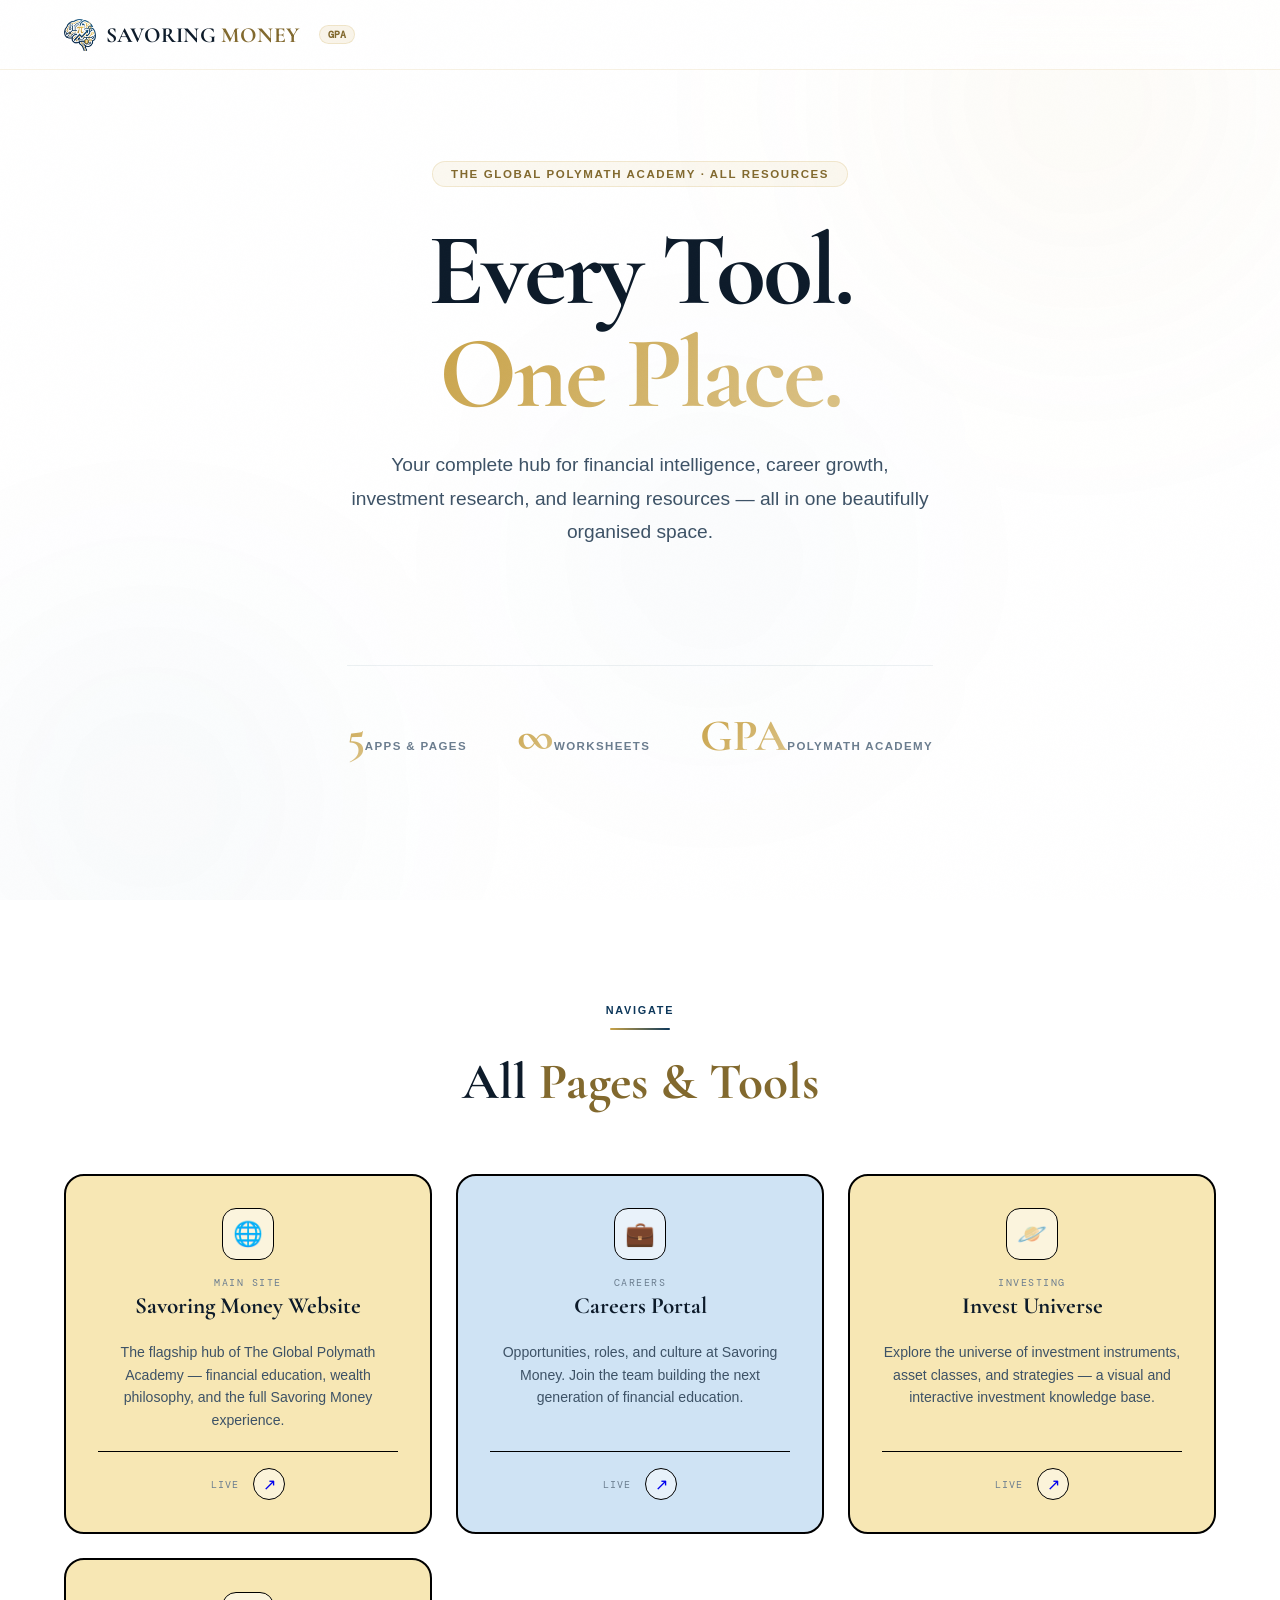
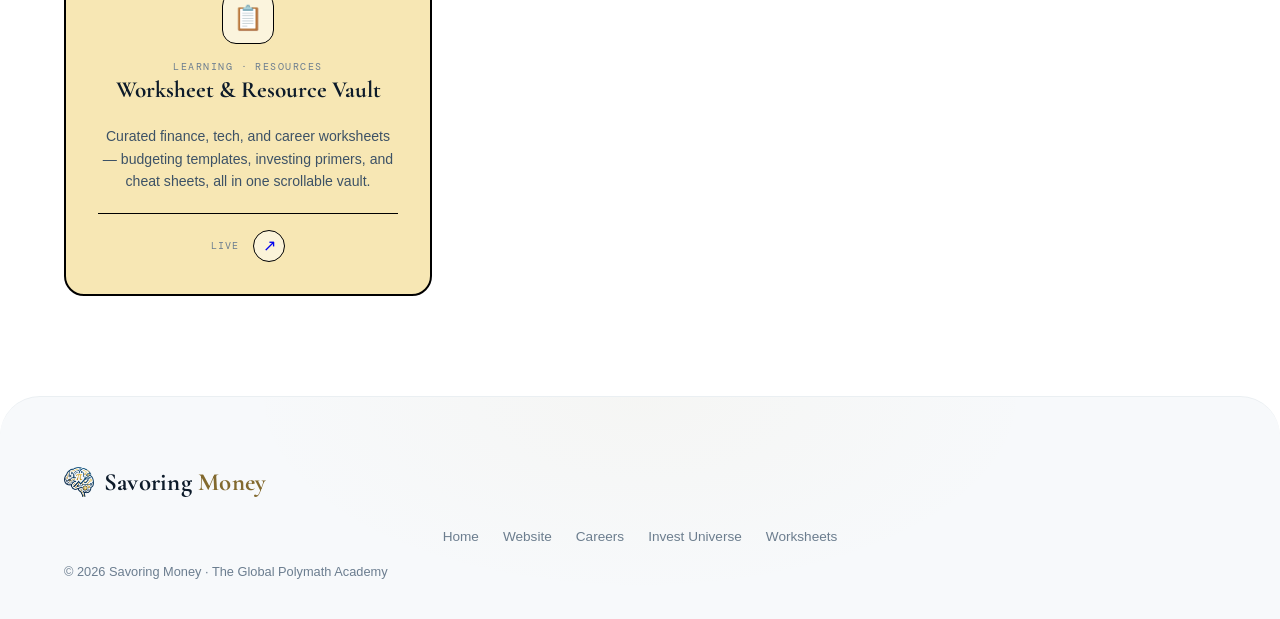
<file: index.html>
<!DOCTYPE html>
<html lang="en">
<head>
<meta charset="UTF-8">
<meta name="viewport" content="width=device-width, initial-scale=1.0">
<title>Savoring Money | Personal Finance &amp; Tech Education Hub</title>
<meta name="description" content="Savoring Money's all-in-one hub: personal finance education, careers, investment research tools, and worksheets — teaching budgeting, investing, credit, crypto, and AI money skills.">
<meta property="og:title" content="Savoring Money | Personal Finance &amp; Tech Education Hub">
<meta property="og:description" content="The complete hub for Savoring Money — financial literacy, careers, investment research, and learning resources in one place.">
<meta property="og:type" content="website">
<meta property="og:image" content="assets/logo-full.png">
<meta name="twitter:card" content="summary_large_image">
<meta name="twitter:title" content="Savoring Money | Personal Finance &amp; Tech Education Hub">
<meta name="twitter:description" content="The complete hub for Savoring Money — financial literacy, careers, investment research, and learning resources in one place.">
<meta name="twitter:image" content="assets/logo-full.png">
<link rel="icon" type="image/png" href="assets/favicon-32.png">
<link rel="apple-touch-icon" href="assets/favicon-180.png">
<link href="https://fonts.googleapis.com/css2?family=Cormorant+Garamond:ital,wght@0,400;0,600;0,700;1,400;1,700&family=Cabinet+Grotesk:wght@300;400;500;700;800&family=DM+Mono:wght@400;500&display=swap" rel="stylesheet">
<link rel="stylesheet" href="style.css">
</head>
<body>

<div class="bg-aura">
  <div class="aura-orb"></div>
  <div class="aura-orb"></div>
  <div class="aura-orb"></div>
</div>

<!-- Shared brand logo icon (circuit-board brain + pi + coin + rising chart) -->
<svg width="0" height="0" style="position:absolute" aria-hidden="true">
  <symbol id="sm-logo-icon" viewBox="0 0 64 64">
    <circle cx="32" cy="32" r="30" fill="#0d375a"/>
    <path d="M20 20c-4 0-7 3-7 7 0 3 2 5 2 5-3 1-5 4-5 7 0 4 3 7 7 7h2c1 3 4 5 7 5h14c3 0 6-2 7-5h2c4 0 7-3 7-7 0-3-2-6-5-7 0 0 2-2 2-5 0-4-3-7-7-7-1-3-4-5-7-5H27c-3 0-6 2-7 5z" fill="none" stroke="#c9a348" stroke-width="1.6" stroke-linejoin="round"/>
    <g stroke="#c9a348" stroke-width="1.2" stroke-linecap="round" opacity="0.85">
      <line x1="17" y1="27" x2="12" y2="27"/>
      <line x1="17" y1="37" x2="12" y2="39"/>
      <line x1="47" y1="27" x2="52" y2="25"/>
      <line x1="47" y1="37" x2="52" y2="39"/>
      <line x1="32" y1="16" x2="32" y2="11"/>
    </g>
    <g fill="#c9a348">
      <circle cx="12" cy="27" r="1.6"/>
      <circle cx="12" cy="39" r="1.6"/>
      <circle cx="52" cy="25" r="1.6"/>
      <circle cx="52" cy="39" r="1.6"/>
      <circle cx="32" cy="11" r="1.6"/>
    </g>
    <text x="32" y="42" font-family="Georgia, 'Times New Roman', serif" font-size="25" font-weight="700" fill="#c9a348" text-anchor="middle">&#960;</text>
    <circle cx="46" cy="18" r="7" fill="#c9a348" stroke="#0d375a" stroke-width="1"/>
    <text x="46" y="21.5" font-family="Arial, sans-serif" font-size="9" font-weight="700" fill="#0d375a" text-anchor="middle">$</text>
    <polyline points="14,46 22,40 28,44 40,32" fill="none" stroke="#00e5a0" stroke-width="2" stroke-linecap="round" stroke-linejoin="round"/>
    <polygon points="40,32 33.5,33.5 38.5,38" fill="#00e5a0"/>
  </symbol>
</svg>

<nav id="nav">
  <a href="./" class="nav-logo brand-logo">
    <img class="brand-icon" src="assets/logo-icon.png" width="32" height="32" alt="Savoring Money logo">
    <span class="brand-word">SAVORING <em>MONEY</em></span>
    <span class="nav-badge">GPA</span>
  </a>
</nav>

<section class="hero">
  <p class="hero-eyebrow">The Global Polymath Academy · All Resources</p>
  <h1 class="hero-title">
    Every Tool.<br>
    <span class="hl-gold">One Place.</span>
  </h1>
  <p class="hero-sub">Your complete hub for financial intelligence, career growth, investment research, and learning resources — all in one beautifully organised space.</p>
  <div class="hero-stats">
    <div class="stat-item"><span class="stat-num">5</span><span class="stat-label">Apps & Pages</span></div>
    <div class="stat-item"><span class="stat-num">∞</span><span class="stat-label">Worksheets</span></div>
    <div class="stat-item"><span class="stat-num">GPA</span><span class="stat-label">Polymath Academy</span></div>
  </div>
</section>

<section class="section">
  <div class="section-header reveal">
    <p class="section-tag">Navigate</p>
    <div class="sep"></div>
    <h2 class="section-title">All <span>Pages & Tools</span></h2>
  </div>

  <div class="card-grid">

    <!-- Main Website -->
    <a href="website/" class="page-card card-gold reveal">
      <div class="card-header">
        <div class="page-card-icon gold">🌐</div>
        <div class="card-meta">
          <div class="card-tag">Main Site</div>
          <div class="card-title">Savoring Money Website</div>
        </div>
      </div>
      <p class="card-desc">The flagship hub of The Global Polymath Academy — financial education, wealth philosophy, and the full Savoring Money experience.</p>
      <div class="card-footer">
        <span class="card-status">LIVE</span>
        <div class="card-arrow">↗</div>
      </div>
    </a>

    <!-- Careers -->
    <a href="careers/" class="page-card card-emerald reveal">
      <div class="card-header">
        <div class="page-card-icon emerald">💼</div>
        <div class="card-meta">
          <div class="card-tag">Careers</div>
          <div class="card-title">Careers Portal</div>
        </div>
      </div>
      <p class="card-desc">Opportunities, roles, and culture at Savoring Money. Join the team building the next generation of financial education.</p>
      <div class="card-footer">
        <span class="card-status">LIVE</span>
        <div class="card-arrow">↗</div>
      </div>
    </a>

    <!-- Invest Universe -->
    <a href="invest-universe/" class="page-card card-gold reveal">
      <div class="card-header">
        <div class="page-card-icon gold">🪐</div>
        <div class="card-meta">
          <div class="card-tag">Investing</div>
          <div class="card-title">Invest Universe</div>
        </div>
      </div>
      <p class="card-desc">Explore the universe of investment instruments, asset classes, and strategies — a visual and interactive investment knowledge base.</p>
      <div class="card-footer">
        <span class="card-status">LIVE</span>
        <div class="card-arrow">↗</div>
      </div>
    </a>

    <!-- Worksheet & Resource Vault (lives inside the main site) -->
    <a href="website/#vault" class="page-card card-rose reveal">
      <div class="card-header">
        <div class="page-card-icon rose">📋</div>
        <div class="card-meta">
          <div class="card-tag">Learning · Resources</div>
          <div class="card-title">Worksheet & Resource Vault</div>
        </div>
      </div>
      <p class="card-desc">Curated finance, tech, and career worksheets — budgeting templates, investing primers, and cheat sheets, all in one scrollable vault.</p>
      <div class="card-footer">
        <span class="card-status">LIVE</span>
        <div class="card-arrow">↗</div>
      </div>
    </a>

  </div>
</section>

<footer>
  <div class="brand-logo" style="justify-content:center;margin-bottom:12px;">
    <img class="brand-icon" src="assets/logo-icon.png" width="30" height="30" alt="Savoring Money logo">
    <span class="brand-word">Savoring <em>Money</em></span>
  </div>
  <div class="footer-links">
    <a href="./">Home</a>
    <a href="website/">Website</a>
    <a href="careers/">Careers</a>
    <a href="invest-universe/">Invest Universe</a>
    <a href="website/#vault">Worksheets</a>
  </div>
  <p class="footer-copy">© 2026 Savoring Money · The Global Polymath Academy</p>
</footer>

<script>
// Nav scroll effect
const nav = document.getElementById('nav');
window.addEventListener('scroll', () => { nav.classList.toggle('solid', scrollY > 40); });

// Reveal on scroll
const reveals = document.querySelectorAll('.reveal');
const observer = new IntersectionObserver((entries) => {
  entries.forEach((e, i) => {
    if (e.isIntersecting) {
      setTimeout(() => e.target.classList.add('visible'), i * 80);
    }
  });
}, { threshold: 0.1 });
reveals.forEach(r => observer.observe(r));
</script>
</body>
</html>
</file>
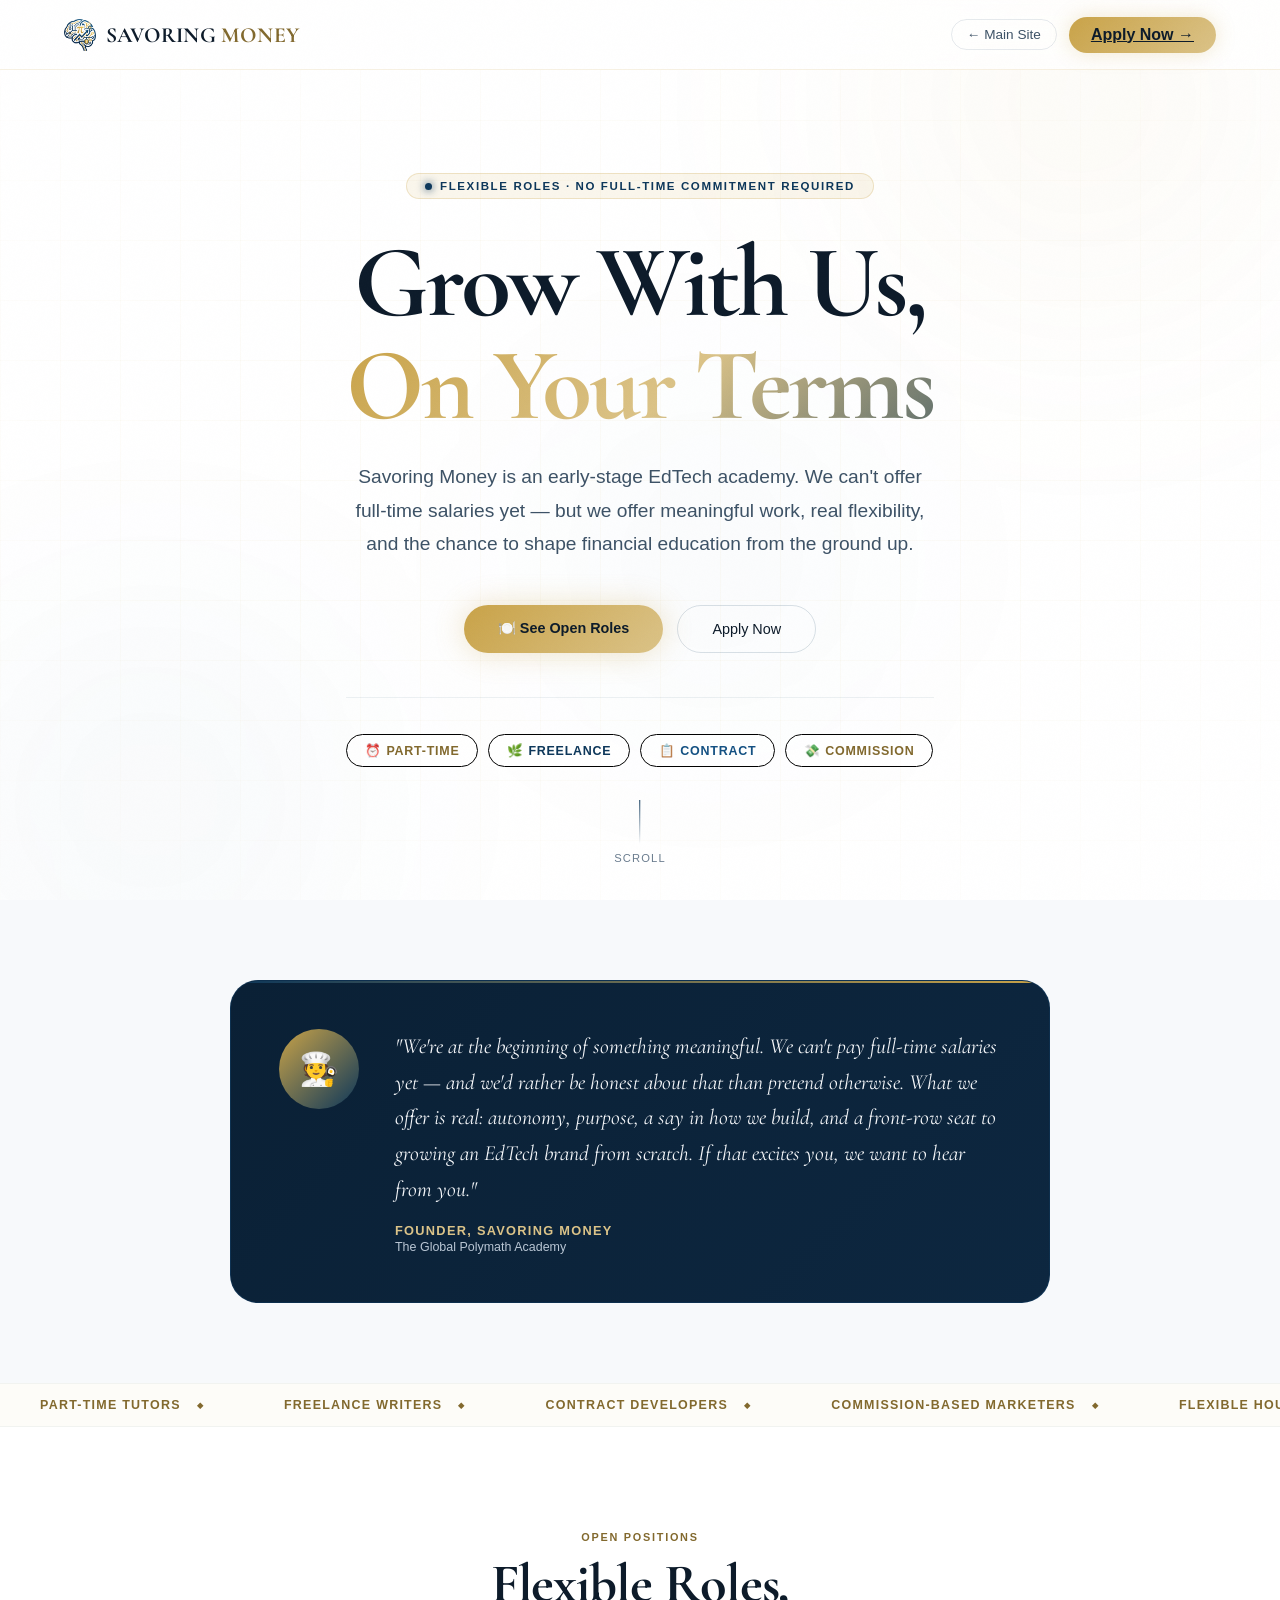
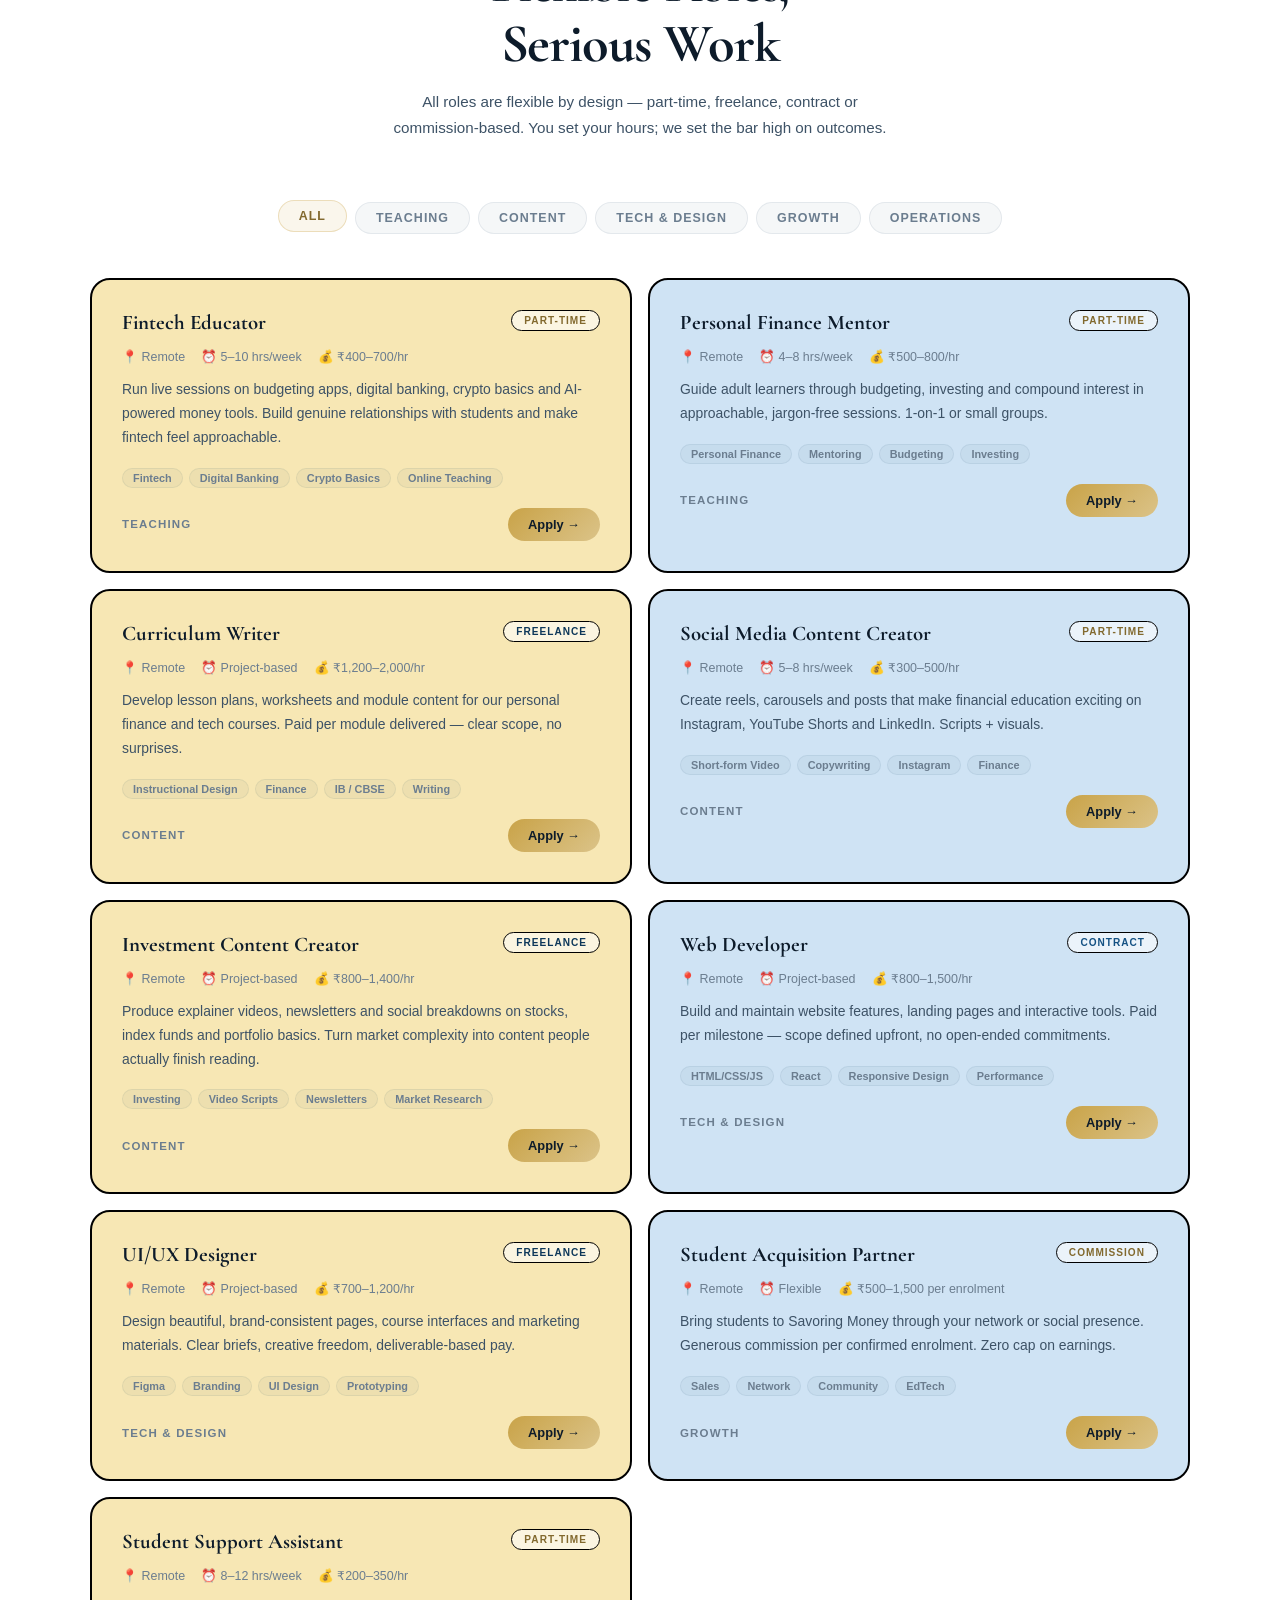
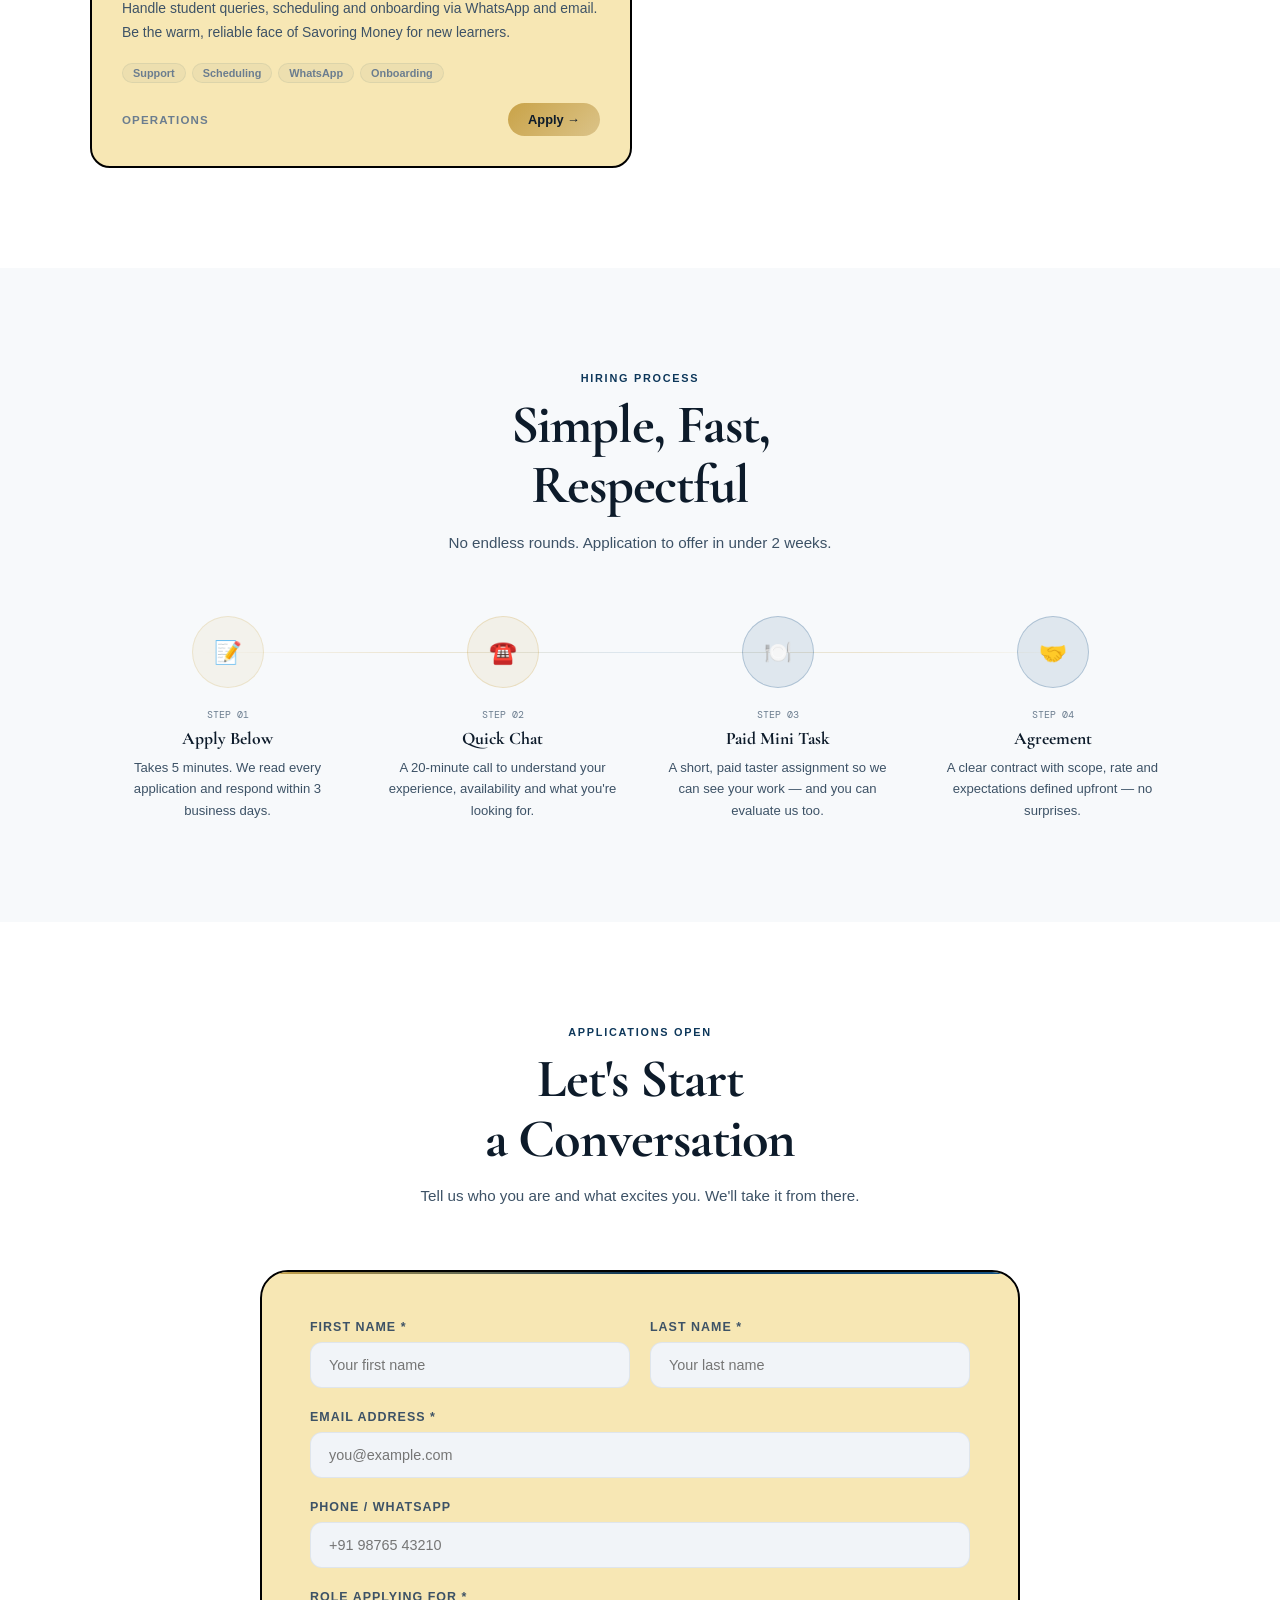
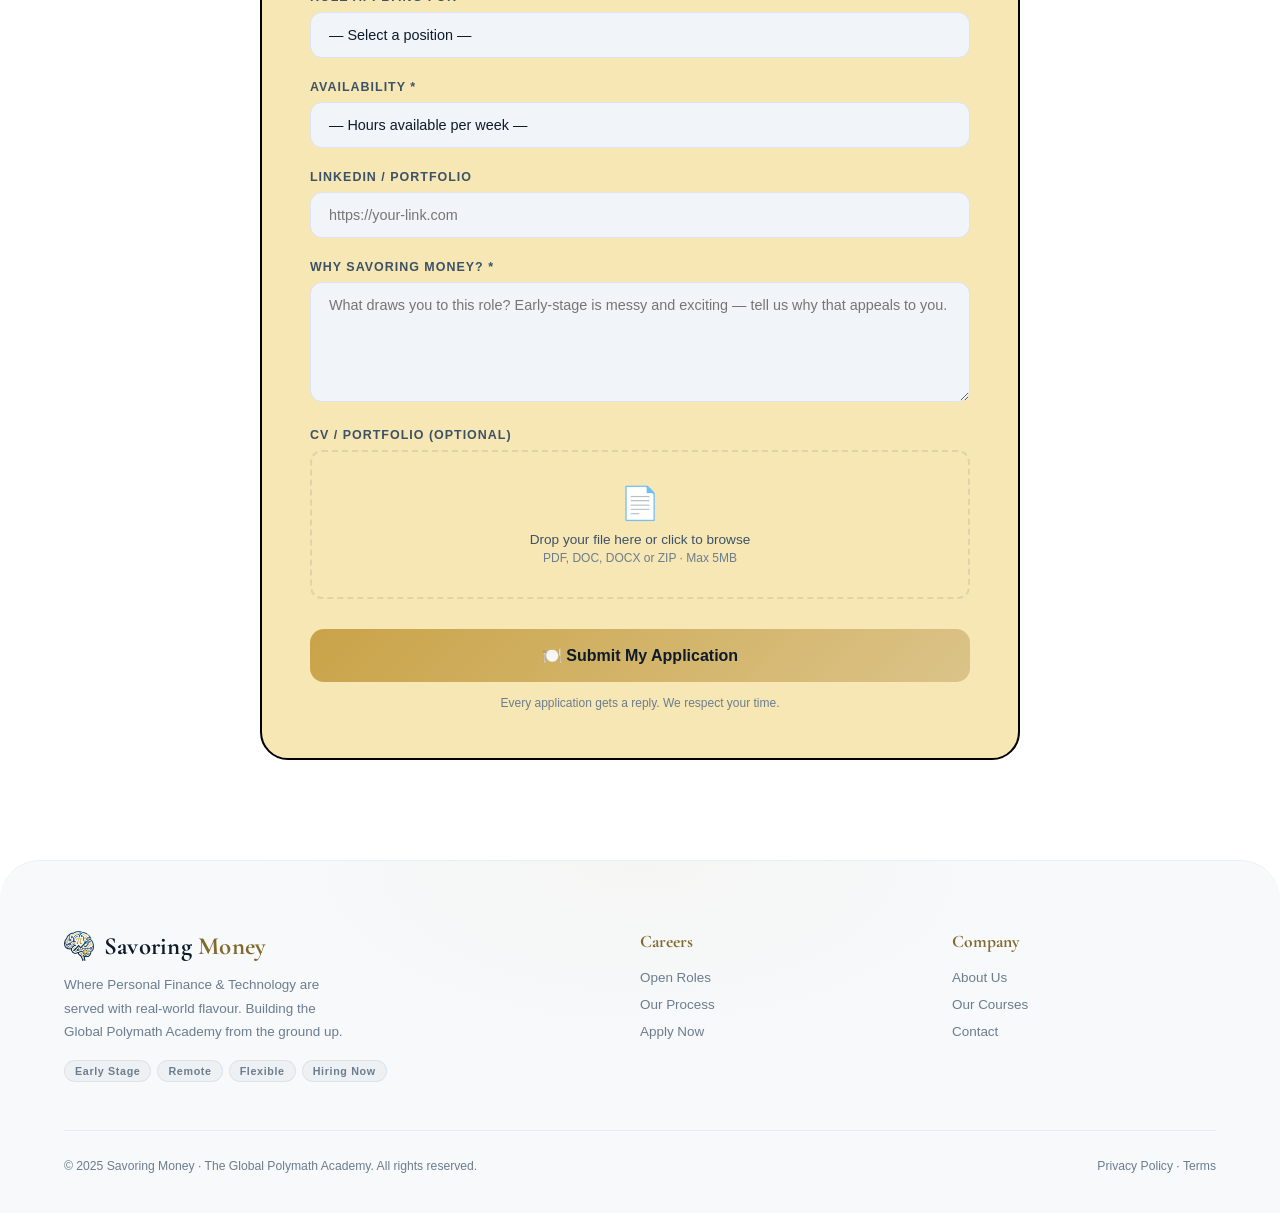
<file: careers/index.html>
<!DOCTYPE html>
<html lang="en">
<head>
<meta charset="UTF-8">
<meta name="viewport" content="width=device-width, initial-scale=1.0">
<title>Careers | Savoring Money — The Global Polymath Academy</title>
<link rel="icon" type="image/png" href="../assets/favicon-32.png">
<link rel="apple-touch-icon" href="../assets/favicon-180.png">
<link href="https://fonts.googleapis.com/css2?family=Cormorant+Garamond:ital,wght@0,400;0,600;0,700;1,400;1,700&family=Cabinet+Grotesk:wght@300;400;500;700;800&family=DM+Mono:wght@400;500&display=swap" rel="stylesheet">
<link rel="stylesheet" href="../style.css">
<style>
/* ═══════════════════════════════════════
   CAREERS PAGE — PAGE-SPECIFIC STYLES
   (shared tokens, reset, nav, hero, buttons, footer live in style.css)
═══════════════════════════════════════ */
.nav-right{display:flex;align-items:center;gap:12px;}
.nav-back{color:var(--text2);text-decoration:none;font-size:.85rem;font-weight:500;padding:7px 15px;border-radius:30px;border:1px solid rgba(13,55,90,.1);transition:color .2s;}
.nav-back:hover{color:var(--text);}
.hero{padding:120px 5% 80px;}
.hero-eyebrow{color:var(--emerald);background:rgba(201,163,72,.1);border-color:rgba(201,163,72,.25);}
.scroll-line{background:linear-gradient(var(--emerald),transparent);}
.hero-pills{display:flex;gap:10px;justify-content:center;flex-wrap:wrap;margin-top:44px;padding-top:36px;border-top:1px solid rgba(13,55,90,.07);animation:fadeUp .8s .4s var(--ease) both;}
.hero-pill{display:inline-flex;align-items:center;gap:7px;font-size:.78rem;font-weight:700;letter-spacing:.06em;text-transform:uppercase;padding:8px 18px;border-radius:30px;}
.pill-contract{background:rgba(255,255,255,.5);color:var(--violet);border:1.5px solid #000;}
.pill-part{background:rgba(255,255,255,.5);color:var(--gold-dim);border:1.5px solid #000;}
.pill-freelance{background:rgba(255,255,255,.5);color:var(--emerald);border:1.5px solid #000;}
.pill-commission{background:rgba(255,255,255,.5);color:var(--rose);border:1.5px solid #000;}
.founder-section{position:relative;z-index:1;padding:80px 5%;background:var(--bg2);}
.founder-card{max-width:820px;margin:0 auto;background:linear-gradient(135deg,#0a2035,#0d2740);border:1px solid rgba(20,81,131,.3);border-radius:28px;padding:48px;display:grid;grid-template-columns:auto 1fr;gap:36px;align-items:start;position:relative;overflow:hidden;}
.founder-card::before{content:'';position:absolute;top:0;left:0;right:0;height:2px;background:linear-gradient(90deg,var(--emerald),var(--gold));}
.founder-avatar{width:80px;height:80px;border-radius:50%;background:linear-gradient(135deg,var(--gold),var(--emerald));display:flex;align-items:center;justify-content:center;font-size:2rem;flex-shrink:0;}
.founder-quote{font-family:'Cormorant Garamond',serif;font-size:1.35rem;font-style:italic;color:#f4f6f9;line-height:1.65;margin-bottom:16px;}
.founder-name{font-size:.8rem;font-weight:700;letter-spacing:.1em;text-transform:uppercase;color:var(--gold2);}
.founder-title{font-size:.78rem;color:#b9c6d4;margin-top:2px;}
.section-tag.gold{color:var(--gold-dim);}
.roles-section{background:var(--bg);padding:100px 5%;position:relative;z-index:1;}
.role-filter{display:flex;gap:8px;flex-wrap:wrap;justify-content:center;margin-bottom:44px;}
.rfab{font-size:.78rem;font-weight:700;letter-spacing:.08em;text-transform:uppercase;padding:8px 20px;border-radius:30px;background:rgba(13,55,90,.04);border:1px solid rgba(13,55,90,.08);color:var(--text3);cursor:pointer;transition:all .2s var(--spring);}
.rfab:hover,.rfab.active{background:rgba(201,163,72,.1);border-color:rgba(201,163,72,.3);color:var(--gold-dim);transform:translateY(-2px);}
.roles-grid{display:grid;grid-template-columns:repeat(2,1fr);gap:16px;max-width:1100px;margin:0 auto;}
.role-card{background:var(--tint-blue);border-radius:20px;padding:30px;border:2px solid #000;position:relative;overflow:hidden;transition:transform .3s var(--spring),box-shadow .3s;}
.role-card::before{content:'';position:absolute;left:0;top:0;bottom:0;width:3px;background:linear-gradient(180deg,var(--gold),var(--emerald));transform:scaleY(0);transform-origin:top;transition:transform .4s var(--ease);}
.role-card:hover{transform:translateY(-5px);box-shadow:0 20px 50px rgba(20,81,131,.15);}
.role-card:hover::before{transform:scaleY(1);}
.role-card:nth-child(odd){background:var(--tint-gold);}
.role-card.hidden{display:none;}
.role-top{display:flex;justify-content:space-between;align-items:flex-start;margin-bottom:14px;gap:12px;}
.role-title{font-family:'Cormorant Garamond',serif;font-size:1.3rem;font-weight:700;color:var(--text);}
.role-badge{font-size:.63rem;font-weight:700;letter-spacing:.1em;text-transform:uppercase;padding:4px 12px;border-radius:20px;white-space:nowrap;flex-shrink:0;}
.badge-part{background:rgba(255,255,255,.6);color:var(--gold-dim);border:1.5px solid #000;}
.badge-contract{background:rgba(255,255,255,.6);color:var(--violet);border:1.5px solid #000;}
.badge-freelance{background:rgba(255,255,255,.6);color:var(--emerald);border:1.5px solid #000;}
.badge-commission{background:rgba(255,255,255,.6);color:var(--rose);border:1.5px solid #000;}
.role-meta{display:flex;gap:16px;flex-wrap:wrap;margin-bottom:14px;}
.role-meta span{font-size:.78rem;color:var(--text3);}
.role-desc{font-size:.87rem;color:var(--text2);line-height:1.72;margin-bottom:18px;}
.role-tags{display:flex;gap:6px;flex-wrap:wrap;margin-bottom:20px;}
.role-tag{font-size:.68rem;font-weight:600;padding:3px 10px;border-radius:12px;background:rgba(13,55,90,.04);border:1px solid rgba(13,55,90,.07);color:var(--text3);}
.role-footer{display:flex;justify-content:space-between;align-items:center;}
.role-dept{font-size:.72rem;font-weight:700;letter-spacing:.1em;text-transform:uppercase;color:var(--text3);}
.apply-btn{display:inline-flex;align-items:center;gap:6px;font-size:.8rem;font-weight:700;color:#0d1b2a;background:linear-gradient(135deg,var(--gold),var(--gold2));border:none;padding:9px 20px;border-radius:20px;cursor:pointer;transition:transform .2s var(--spring);text-decoration:none;}
.apply-btn:hover{transform:scale(1.06);}
.process-section{background:var(--bg2);padding:100px 5%;position:relative;z-index:1;}
.process-steps{display:grid;grid-template-columns:repeat(4,1fr);gap:0;max-width:1100px;margin:0 auto;position:relative;}
.process-steps::before{content:'';position:absolute;top:36px;left:10%;right:10%;height:1px;background:linear-gradient(90deg,transparent,rgba(201,163,72,.25),var(--emerald-dim),rgba(201,163,72,.25),transparent);}
.process-step{text-align:center;padding:0 20px;position:relative;z-index:1;}
.step-circle{width:72px;height:72px;border-radius:50%;display:flex;align-items:center;justify-content:center;font-size:1.4rem;margin:0 auto 20px;transition:transform .3s var(--spring);}
.process-step:nth-child(1) .step-circle{background:rgba(201,163,72,.08);border:1px solid rgba(201,163,72,.2);}
.process-step:nth-child(2) .step-circle{background:rgba(201,163,72,.1);border:1px solid rgba(201,163,72,.25);}
.process-step:nth-child(3) .step-circle{background:rgba(20,81,131,.1);border:1px solid rgba(20,81,131,.25);}
.process-step:nth-child(4) .step-circle{background:rgba(20,81,131,.1);border:1px solid rgba(20,81,131,.25);}
.process-step:hover .step-circle{transform:scale(1.12);}
.step-num{font-family:'DM Mono',monospace;font-size:.65rem;color:var(--text3);margin-bottom:8px;}
.process-step h4{font-size:1.1rem;font-weight:700;color:var(--text);margin-bottom:8px;}
.process-step p{font-size:.82rem;color:var(--text2);line-height:1.65;}
.apply-section{background:var(--bg);padding:100px 5%;position:relative;z-index:1;}
.apply-wrap{max-width:760px;margin:0 auto;}
.apply-card{background:var(--tint-gold);border-radius:28px;padding:48px;border:2px solid #000;position:relative;overflow:hidden;}
.apply-card::before{content:'';position:absolute;top:0;left:0;right:0;height:2px;background:linear-gradient(90deg,var(--gold),var(--emerald),var(--violet));}
.form-group{margin-bottom:22px;}
.form-group label{display:block;font-size:.78rem;font-weight:700;letter-spacing:.08em;text-transform:uppercase;color:var(--text2);margin-bottom:8px;}
.form-group input,.form-group select,.form-group textarea{width:100%;padding:14px 18px;background:var(--surface2);border:1px solid rgba(13,55,90,.08);border-radius:12px;color:var(--text);font-family:'Cabinet Grotesk',sans-serif;font-size:.9rem;outline:none;transition:border-color .2s;appearance:none;}
.form-group input:focus,.form-group select:focus,.form-group textarea:focus{border-color:rgba(201,163,72,.4);box-shadow:0 0 0 3px rgba(201,163,72,.08);}
.form-group textarea{resize:vertical;min-height:120px;}
.form-group select option{background:var(--surface2);}
.upload-zone{border:2px dashed rgba(13,55,90,.1);border-radius:12px;padding:32px;text-align:center;cursor:pointer;transition:border-color .2s,background .2s;position:relative;}
.upload-zone:hover,.upload-zone.dragover{border-color:rgba(201,163,72,.4);background:rgba(201,163,72,.04);}
.upload-zone input[type=file]{position:absolute;inset:0;opacity:0;cursor:pointer;}
.upload-icon{font-size:2rem;margin-bottom:10px;}
.upload-zone p{font-size:.85rem;color:var(--text2);}
.upload-zone span{font-size:.75rem;color:var(--text3);display:block;margin-top:4px;}
.upload-filename{font-size:.82rem;color:var(--emerald);margin-top:8px;display:none;}
.form-note{text-align:center;font-size:.75rem;color:var(--text3);margin-top:14px;}
.success-msg{display:none;text-align:center;padding:32px;background:rgba(201,163,72,.08);border:1px solid rgba(201,163,72,.25);border-radius:16px;margin-top:20px;}
.success-msg h3{font-size:1.6rem;color:var(--emerald);margin-bottom:8px;}
.success-msg p{font-size:.9rem;color:var(--text2);}
.footer-grid{grid-template-columns:2fr 1fr 1fr;}
@media(max-width:1024px){.roles-grid{grid-template-columns:1fr;}.process-steps{grid-template-columns:repeat(2,1fr);gap:40px;}.process-steps::before{display:none;}}
@media(max-width:768px){.founder-card{grid-template-columns:1fr;}.process-steps{grid-template-columns:1fr;}.apply-card{padding:28px 22px;}.roles-section,.process-section,.apply-section,.founder-section{padding:70px 5%;}}
</style>
</head>
<body>
<div class="bg-aura"><div class="aura-orb"></div><div class="aura-orb"></div><div class="aura-orb"></div></div>

<!-- Shared brand logo icon (circuit-board brain + pi + coin + rising chart) -->
<svg width="0" height="0" style="position:absolute" aria-hidden="true">
  <symbol id="sm-logo-icon" viewBox="0 0 64 64">
    <circle cx="32" cy="32" r="30" fill="#0d375a"/>
    <path d="M20 20c-4 0-7 3-7 7 0 3 2 5 2 5-3 1-5 4-5 7 0 4 3 7 7 7h2c1 3 4 5 7 5h14c3 0 6-2 7-5h2c4 0 7-3 7-7 0-3-2-6-5-7 0 0 2-2 2-5 0-4-3-7-7-7-1-3-4-5-7-5H27c-3 0-6 2-7 5z" fill="none" stroke="#c9a348" stroke-width="1.6" stroke-linejoin="round"/>
    <g stroke="#c9a348" stroke-width="1.2" stroke-linecap="round" opacity="0.85">
      <line x1="17" y1="27" x2="12" y2="27"/>
      <line x1="17" y1="37" x2="12" y2="39"/>
      <line x1="47" y1="27" x2="52" y2="25"/>
      <line x1="47" y1="37" x2="52" y2="39"/>
      <line x1="32" y1="16" x2="32" y2="11"/>
    </g>
    <g fill="#c9a348">
      <circle cx="12" cy="27" r="1.6"/>
      <circle cx="12" cy="39" r="1.6"/>
      <circle cx="52" cy="25" r="1.6"/>
      <circle cx="52" cy="39" r="1.6"/>
      <circle cx="32" cy="11" r="1.6"/>
    </g>
    <text x="32" y="42" font-family="Georgia, 'Times New Roman', serif" font-size="25" font-weight="700" fill="#c9a348" text-anchor="middle">&#960;</text>
    <circle cx="46" cy="18" r="7" fill="#c9a348" stroke="#0d375a" stroke-width="1"/>
    <text x="46" y="21.5" font-family="Arial, sans-serif" font-size="9" font-weight="700" fill="#0d375a" text-anchor="middle">$</text>
    <polyline points="14,46 22,40 28,44 40,32" fill="none" stroke="#00e5a0" stroke-width="2" stroke-linecap="round" stroke-linejoin="round"/>
    <polygon points="40,32 33.5,33.5 38.5,38" fill="#00e5a0"/>
  </symbol>
</svg>

<nav id="nav">
  <a href="../website/" class="nav-logo brand-logo">
    <img class="brand-icon" src="../assets/logo-icon.png" width="32" height="32" alt="Savoring Money logo">
    <span class="brand-word">SAVORING <em>MONEY</em></span>
  </a>
  <div class="nav-right"><a href="../website/" class="nav-back">← Main Site</a><a href="#apply" class="nav-cta">Apply Now →</a></div>
</nav>
<section class="hero" id="home">
  <div class="hero-grid"></div>
  <div style="position:relative;z-index:1;">
    <div class="hero-eyebrow"><div class="live-pill"></div>Flexible Roles · No Full-Time Commitment Required</div>
    <h1><span class="h1-line1">Grow With Us,</span><span class="h1-line2">On Your Terms</span></h1>
    <p class="hero-sub">Savoring Money is an early-stage EdTech academy. We can't offer full-time salaries yet — but we offer meaningful work, real flexibility, and the chance to shape financial education from the ground up.</p>
    <div class="hero-btns"><a href="#roles" class="btn-gold">🍽️ See Open Roles</a><a href="#apply" class="btn-ghost">Apply Now</a></div>
    <div class="hero-pills"><span class="hero-pill pill-part">⏰ Part-Time</span><span class="hero-pill pill-freelance">🌿 Freelance</span><span class="hero-pill pill-contract">📋 Contract</span><span class="hero-pill pill-commission">💸 Commission</span></div>
  </div>
  <div class="scroll-cue"><div class="scroll-line"></div><span>Scroll</span></div>
</section>
<section class="founder-section">
  <div class="founder-card reveal">
    <div class="founder-avatar">🧑‍🍳</div>
    <div>
      <p class="founder-quote">"We're at the beginning of something meaningful. We can't pay full-time salaries yet — and we'd rather be honest about that than pretend otherwise. What we offer is real: autonomy, purpose, a say in how we build, and a front-row seat to growing an EdTech brand from scratch. If that excites you, we want to hear from you."</p>
      <div class="founder-name">Founder, Savoring Money</div>
      <div class="founder-title">The Global Polymath Academy</div>
    </div>
  </div>
</section>
<div class="ticker-wrap">
  <div class="ticker">
    <div class="ticker-item">Part-time tutors</div><div class="ticker-item">Freelance writers</div><div class="ticker-item">Contract developers</div><div class="ticker-item">Commission-based marketers</div><div class="ticker-item">Flexible hours</div><div class="ticker-item">Remote work</div><div class="ticker-item">Real impact</div><div class="ticker-item">Early-stage opportunity</div>
    <div class="ticker-item">Part-time tutors</div><div class="ticker-item">Freelance writers</div><div class="ticker-item">Contract developers</div><div class="ticker-item">Commission-based marketers</div><div class="ticker-item">Flexible hours</div><div class="ticker-item">Remote work</div><div class="ticker-item">Real impact</div><div class="ticker-item">Early-stage opportunity</div>
  </div>
</div>
<section class="roles-section" id="roles">
  <div class="section-head reveal"><span class="section-tag gold">Open Positions</span><h2>Flexible Roles,<br>Serious Work</h2><p>All roles are flexible by design — part-time, freelance, contract or commission-based. You set your hours; we set the bar high on outcomes.</p></div>
  <div class="role-filter">
    <button class="rfab active" data-filter="all">All</button>
    <button class="rfab" data-filter="teaching">Teaching</button>
    <button class="rfab" data-filter="content">Content</button>
    <button class="rfab" data-filter="tech">Tech & Design</button>
    <button class="rfab" data-filter="growth">Growth</button>
    <button class="rfab" data-filter="ops">Operations</button>
  </div>
  <div class="roles-grid">
    <div class="role-card reveal" data-dept="teaching">
      <div class="role-top"><div class="role-title">Fintech Educator</div><span class="role-badge badge-part">Part-Time</span></div>
      <div class="role-meta"><span>📍 Remote</span><span>⏰ 5–10 hrs/week</span><span>💰 ₹400–700/hr</span></div>
      <p class="role-desc">Run live sessions on budgeting apps, digital banking, crypto basics and AI-powered money tools. Build genuine relationships with students and make fintech feel approachable.</p>
      <div class="role-tags"><span class="role-tag">Fintech</span><span class="role-tag">Digital Banking</span><span class="role-tag">Crypto Basics</span><span class="role-tag">Online Teaching</span></div>
      <div class="role-footer"><span class="role-dept">Teaching</span><a href="#apply" class="apply-btn" onclick="selectRole('Fintech Educator')">Apply →</a></div>
    </div>
    <div class="role-card reveal" data-dept="teaching">
      <div class="role-top"><div class="role-title">Personal Finance Mentor</div><span class="role-badge badge-part">Part-Time</span></div>
      <div class="role-meta"><span>📍 Remote</span><span>⏰ 4–8 hrs/week</span><span>💰 ₹500–800/hr</span></div>
      <p class="role-desc">Guide adult learners through budgeting, investing and compound interest in approachable, jargon-free sessions. 1-on-1 or small groups.</p>
      <div class="role-tags"><span class="role-tag">Personal Finance</span><span class="role-tag">Mentoring</span><span class="role-tag">Budgeting</span><span class="role-tag">Investing</span></div>
      <div class="role-footer"><span class="role-dept">Teaching</span><a href="#apply" class="apply-btn" onclick="selectRole('Personal Finance Mentor')">Apply →</a></div>
    </div>
    <div class="role-card reveal" data-dept="content">
      <div class="role-top"><div class="role-title">Curriculum Writer</div><span class="role-badge badge-freelance">Freelance</span></div>
      <div class="role-meta"><span>📍 Remote</span><span>⏰ Project-based</span><span>💰 ₹1,200–2,000/hr</span></div>
      <p class="role-desc">Develop lesson plans, worksheets and module content for our personal finance and tech courses. Paid per module delivered — clear scope, no surprises.</p>
      <div class="role-tags"><span class="role-tag">Instructional Design</span><span class="role-tag">Finance</span><span class="role-tag">IB / CBSE</span><span class="role-tag">Writing</span></div>
      <div class="role-footer"><span class="role-dept">Content</span><a href="#apply" class="apply-btn" onclick="selectRole('Curriculum Writer')">Apply →</a></div>
    </div>
    <div class="role-card reveal" data-dept="content">
      <div class="role-top"><div class="role-title">Social Media Content Creator</div><span class="role-badge badge-part">Part-Time</span></div>
      <div class="role-meta"><span>📍 Remote</span><span>⏰ 5–8 hrs/week</span><span>💰 ₹300–500/hr</span></div>
      <p class="role-desc">Create reels, carousels and posts that make financial education exciting on Instagram, YouTube Shorts and LinkedIn. Scripts + visuals.</p>
      <div class="role-tags"><span class="role-tag">Short-form Video</span><span class="role-tag">Copywriting</span><span class="role-tag">Instagram</span><span class="role-tag">Finance</span></div>
      <div class="role-footer"><span class="role-dept">Content</span><a href="#apply" class="apply-btn" onclick="selectRole('Social Media Content Creator')">Apply →</a></div>
    </div>
    <div class="role-card reveal" data-dept="content">
      <div class="role-top"><div class="role-title">Investment Content Creator</div><span class="role-badge badge-freelance">Freelance</span></div>
      <div class="role-meta"><span>📍 Remote</span><span>⏰ Project-based</span><span>💰 ₹800–1,400/hr</span></div>
      <p class="role-desc">Produce explainer videos, newsletters and social breakdowns on stocks, index funds and portfolio basics. Turn market complexity into content people actually finish reading.</p>
      <div class="role-tags"><span class="role-tag">Investing</span><span class="role-tag">Video Scripts</span><span class="role-tag">Newsletters</span><span class="role-tag">Market Research</span></div>
      <div class="role-footer"><span class="role-dept">Content</span><a href="#apply" class="apply-btn" onclick="selectRole('Investment Content Creator')">Apply →</a></div>
    </div>
    <div class="role-card reveal" data-dept="tech">
      <div class="role-top"><div class="role-title">Web Developer</div><span class="role-badge badge-contract">Contract</span></div>
      <div class="role-meta"><span>📍 Remote</span><span>⏰ Project-based</span><span>💰 ₹800–1,500/hr</span></div>
      <p class="role-desc">Build and maintain website features, landing pages and interactive tools. Paid per milestone — scope defined upfront, no open-ended commitments.</p>
      <div class="role-tags"><span class="role-tag">HTML/CSS/JS</span><span class="role-tag">React</span><span class="role-tag">Responsive Design</span><span class="role-tag">Performance</span></div>
      <div class="role-footer"><span class="role-dept">Tech & Design</span><a href="#apply" class="apply-btn" onclick="selectRole('Web Developer')">Apply →</a></div>
    </div>
    <div class="role-card reveal" data-dept="tech">
      <div class="role-top"><div class="role-title">UI/UX Designer</div><span class="role-badge badge-freelance">Freelance</span></div>
      <div class="role-meta"><span>📍 Remote</span><span>⏰ Project-based</span><span>💰 ₹700–1,200/hr</span></div>
      <p class="role-desc">Design beautiful, brand-consistent pages, course interfaces and marketing materials. Clear briefs, creative freedom, deliverable-based pay.</p>
      <div class="role-tags"><span class="role-tag">Figma</span><span class="role-tag">Branding</span><span class="role-tag">UI Design</span><span class="role-tag">Prototyping</span></div>
      <div class="role-footer"><span class="role-dept">Tech & Design</span><a href="#apply" class="apply-btn" onclick="selectRole('UI/UX Designer')">Apply →</a></div>
    </div>
    <div class="role-card reveal" data-dept="growth">
      <div class="role-top"><div class="role-title">Student Acquisition Partner</div><span class="role-badge badge-commission">Commission</span></div>
      <div class="role-meta"><span>📍 Remote</span><span>⏰ Flexible</span><span>💰 ₹500–1,500 per enrolment</span></div>
      <p class="role-desc">Bring students to Savoring Money through your network or social presence. Generous commission per confirmed enrolment. Zero cap on earnings.</p>
      <div class="role-tags"><span class="role-tag">Sales</span><span class="role-tag">Network</span><span class="role-tag">Community</span><span class="role-tag">EdTech</span></div>
      <div class="role-footer"><span class="role-dept">Growth</span><a href="#apply" class="apply-btn" onclick="selectRole('Student Acquisition Partner')">Apply →</a></div>
    </div>
    <div class="role-card reveal" data-dept="ops">
      <div class="role-top"><div class="role-title">Student Support Assistant</div><span class="role-badge badge-part">Part-Time</span></div>
      <div class="role-meta"><span>📍 Remote</span><span>⏰ 8–12 hrs/week</span><span>💰 ₹200–350/hr</span></div>
      <p class="role-desc">Handle student queries, scheduling and onboarding via WhatsApp and email. Be the warm, reliable face of Savoring Money for new learners.</p>
      <div class="role-tags"><span class="role-tag">Support</span><span class="role-tag">Scheduling</span><span class="role-tag">WhatsApp</span><span class="role-tag">Onboarding</span></div>
      <div class="role-footer"><span class="role-dept">Operations</span><a href="#apply" class="apply-btn" onclick="selectRole('Student Support Assistant')">Apply →</a></div>
    </div>
  </div>
</section>
<section class="process-section" id="process">
  <div class="section-head reveal"><span class="section-tag">Hiring Process</span><h2>Simple, Fast,<br>Respectful</h2><p>No endless rounds. Application to offer in under 2 weeks.</p></div>
  <div class="process-steps">
    <div class="process-step reveal"><div class="step-circle">📝</div><div class="step-num">STEP 01</div><h4>Apply Below</h4><p>Takes 5 minutes. We read every application and respond within 3 business days.</p></div>
    <div class="process-step reveal"><div class="step-circle">☎️</div><div class="step-num">STEP 02</div><h4>Quick Chat</h4><p>A 20-minute call to understand your experience, availability and what you're looking for.</p></div>
    <div class="process-step reveal"><div class="step-circle">🍽️</div><div class="step-num">STEP 03</div><h4>Paid Mini Task</h4><p>A short, paid taster assignment so we can see your work — and you can evaluate us too.</p></div>
    <div class="process-step reveal"><div class="step-circle">🤝</div><div class="step-num">STEP 04</div><h4>Agreement</h4><p>A clear contract with scope, rate and expectations defined upfront — no surprises.</p></div>
  </div>
</section>
<section class="apply-section" id="apply">
  <div class="section-head reveal"><span class="section-tag">Applications Open</span><h2>Let's Start<br>a Conversation</h2><p>Tell us who you are and what excites you. We'll take it from there.</p></div>
  <div class="apply-wrap">
    <div class="apply-card reveal">
      <div class="form-row">
        <div class="form-group"><label>First Name *</label><input type="text" id="fname" placeholder="Your first name"></div>
        <div class="form-group"><label>Last Name *</label><input type="text" id="lname" placeholder="Your last name"></div>
      </div>
      <div class="form-group"><label>Email Address *</label><input type="email" id="email" placeholder="you@example.com"></div>
      <div class="form-group"><label>Phone / WhatsApp</label><input type="tel" id="phone" placeholder="+91 98765 43210"></div>
      <div class="form-group">
        <label>Role Applying For *</label>
        <select id="role-select">
          <option value="">— Select a position —</option>
          <option>Fintech Educator</option><option>Personal Finance Mentor</option><option>Curriculum Writer</option><option>Social Media Content Creator</option><option>Investment Content Creator</option><option>Web Developer</option><option>UI/UX Designer</option><option>Student Acquisition Partner</option><option>Student Support Assistant</option><option>Other / Open Application</option>
        </select>
      </div>
      <div class="form-group">
        <label>Availability *</label>
        <select id="availability">
          <option value="">— Hours available per week —</option>
          <option>2–5 hours/week</option><option>5–10 hours/week</option><option>10–20 hours/week</option><option>Project-based only</option>
        </select>
      </div>
      <div class="form-group"><label>LinkedIn / Portfolio</label><input type="url" id="portfolio" placeholder="https://your-link.com"></div>
      <div class="form-group"><label>Why Savoring Money? *</label><textarea id="motivation" placeholder="What draws you to this role? Early-stage is messy and exciting — tell us why that appeals to you."></textarea></div>
      <div class="form-group">
        <label>CV / Portfolio (optional)</label>
        <div class="upload-zone" id="uploadZone">
          <input type="file" id="cvFile" accept=".pdf,.doc,.docx,.zip" onchange="handleFileUpload(this)">
          <div class="upload-icon">📄</div>
          <p>Drop your file here or click to browse</p>
          <span>PDF, DOC, DOCX or ZIP · Max 5MB</span>
          <div class="upload-filename" id="uploadFilename"></div>
        </div>
      </div>
      <button class="form-submit" onclick="submitApplication()">🍽️ Submit My Application</button>
      <p class="form-note">Every application gets a reply. We respect your time.</p>
    </div>
    <div class="success-msg" id="successMsg">
      <div style="font-size:3rem;margin-bottom:12px;">🎉</div>
      <h3>Application Received!</h3>
      <p>Thank you for applying to Savoring Money. We'll be in touch within 3 business days. We appreciate your patience — we're a small, growing team.</p>
    </div>
  </div>
</section>
<footer>
  <div class="footer-grid">
    <div class="footer-brand">
      <div class="brand-logo">
        <img class="brand-icon" src="../assets/logo-icon.png" width="30" height="30" alt="Savoring Money logo">
        <span class="brand-word">Savoring <em>Money</em></span>
      </div>
      <p>Where Personal Finance &amp; Technology are served with real-world flavour. Building the Global Polymath Academy from the ground up.</p>
      <div class="fbadges"><span class="fbadge">Early Stage</span><span class="fbadge">Remote</span><span class="fbadge">Flexible</span><span class="fbadge">Hiring Now</span></div>
    </div>
    <div class="footer-col"><h5>Careers</h5><ul><li><a href="#roles">Open Roles</a></li><li><a href="#process">Our Process</a></li><li><a href="#apply">Apply Now</a></li></ul></div>
    <div class="footer-col"><h5>Company</h5><ul><li><a href="#">About Us</a></li><li><a href="#">Our Courses</a></li><li><a href="#">Contact</a></li></ul></div>
  </div>
  <div class="footer-bottom"><p>© 2025 Savoring Money · The Global Polymath Academy. All rights reserved.</p><p>Privacy Policy · Terms</p></div>
</footer>
<script>
window.addEventListener('scroll',()=>{document.getElementById('nav').classList.toggle('solid',window.scrollY>40);});
const ro=new IntersectionObserver(e=>{e.forEach(el=>{if(el.isIntersecting){el.target.classList.add('visible');ro.unobserve(el.target);}});},{threshold:.1});
document.querySelectorAll('.reveal').forEach(el=>ro.observe(el));
document.querySelectorAll('.rfab').forEach(btn=>{btn.addEventListener('click',function(){document.querySelectorAll('.rfab').forEach(b=>b.classList.remove('active'));this.classList.add('active');const f=this.dataset.filter;document.querySelectorAll('.role-card').forEach(c=>{c.classList.toggle('hidden',f!=='all'&&c.dataset.dept!==f);});});});
const uz=document.getElementById('uploadZone');
uz.addEventListener('dragover',e=>{e.preventDefault();uz.classList.add('dragover');});
uz.addEventListener('dragleave',()=>uz.classList.remove('dragover'));
uz.addEventListener('drop',e=>{e.preventDefault();uz.classList.remove('dragover');if(e.dataTransfer.files[0])showFn(e.dataTransfer.files[0].name);});
function handleFileUpload(i){if(i.files[0])showFn(i.files[0].name);}
function showFn(n){const el=document.getElementById('uploadFilename');el.textContent='✓ '+n;el.style.display='block';}
function selectRole(r){document.getElementById('role-select').value=r;}
function submitApplication(){
  const f=document.getElementById('fname').value.trim(),e=document.getElementById('email').value.trim(),r=document.getElementById('role-select').value,m=document.getElementById('motivation').value.trim();
  if(!f||!e||!r||!m){alert('Please fill in all required fields (marked with *).');return;}
  if(!/^[^\s@]+@[^\s@]+\.[^\s@]+$/.test(e)){alert('Please enter a valid email address.');return;}
  const card=document.querySelector('.apply-card');
  card.style.opacity='0';card.style.transform='translateY(-10px)';card.style.transition='opacity .4s,transform .4s';
  setTimeout(()=>{card.style.display='none';const msg=document.getElementById('successMsg');msg.style.display='block';msg.scrollIntoView({behavior:'smooth',block:'center'});},400);
}
</script>
</body>
</html>
</file>
<file: style.css>
/* ═══════════════════════════════════════════════════════════
   SAVORING MONEY — SHARED STYLESHEET
   Design system used across index.html, website/, careers/,
   invest-universe/, and the internal SavoringMoney_ATS.html.
═══════════════════════════════════════════════════════════ */

/* ═══════════════════════════════════════
   DESIGN TOKENS
═══════════════════════════════════════ */
:root {
  --bg:        #ffffff;
  --bg2:       #f7f9fb;
  --surface:   #ffffff;
  --surface2:  #f1f4f8;
  --surface3:  #e7ecf2;
  --gold:      #c9a348;
  --gold2:     #dbc388;
  --gold-dim:  #82692e;
  --emerald:   #0d375a;
  --emerald2:  #145183;
  --emerald-dim:#dbe6f0;
  --coral:     #82692e;
  --violet:    #145183;
  --cyan:      #145183;
  --sky:       #0ea5e9;
  --rose:      #82692e;
  --navy:      #0d375a;
  --text:      #0d1b2a;
  --text2:     #3d5266;
  --text3:     #6b7d8f;
  --ease:      cubic-bezier(.4,0,.2,1);
  --spring:    cubic-bezier(.34,1.56,.64,1);
  --bounce:    cubic-bezier(.68,-0.55,.27,1.55);
  --tint-gold: #f7e7b4;
  --tint-blue: #cfe3f4;
}

*,*::before,*::after{margin:0;padding:0;box-sizing:border-box;}
html{scroll-behavior:smooth;}
body{
  font-family:'Cabinet Grotesk',sans-serif;
  background:var(--bg);
  color:var(--text);
  overflow-x:hidden;
  min-height:100vh;
}
h1,h2,h3,h4{font-family:'Cormorant Garamond',serif;line-height:1.1;}
::-webkit-scrollbar{width:5px;}
::-webkit-scrollbar-track{background:var(--bg2);}
::-webkit-scrollbar-thumb{background:linear-gradient(var(--gold),var(--emerald));border-radius:5px;}

/* ═══════════════════════════════════════
   ANIMATED GRADIENT BACKGROUND
═══════════════════════════════════════ */
.bg-aura{position:fixed;inset:0;z-index:0;pointer-events:none;overflow:hidden;}
.aura-orb{position:absolute;border-radius:50%;filter:blur(120px);animation:orbDrift 20s ease-in-out infinite;}
.aura-orb:nth-child(1){width:600px;height:600px;background:radial-gradient(circle,rgba(201,163,72,.07),transparent 70%);top:-200px;right:-100px;animation-delay:0s;animation-duration:22s;}
.aura-orb:nth-child(2){width:500px;height:500px;background:radial-gradient(circle,rgba(20,81,131,.06),transparent 70%);bottom:-150px;left:-100px;animation-delay:-8s;animation-duration:18s;}
.aura-orb:nth-child(3){width:400px;height:400px;background:radial-gradient(circle,rgba(20,81,131,.05),transparent 70%);top:40%;left:40%;animation-delay:-4s;animation-duration:25s;}
@keyframes orbDrift{0%,100%{transform:translate(0,0) scale(1);}33%{transform:translate(60px,-40px) scale(1.1);}66%{transform:translate(-40px,60px) scale(0.95);}}

#particleCanvas{position:fixed;inset:0;z-index:0;pointer-events:none;opacity:.5;}

body::after{
  content:'';position:fixed;inset:0;z-index:9999;pointer-events:none;
  background-image:url("data:image/svg+xml,%3Csvg xmlns='http://www.w3.org/2000/svg' width='300' height='300'%3E%3Cfilter id='n'%3E%3CfeTurbulence type='fractalNoise' baseFrequency='0.8' numOctaves='4' stitchTiles='stitch'/%3E%3C/filter%3E%3Crect width='100%25' height='100%25' filter='url(%23n)' opacity='0.04'/%3E%3C/svg%3E");
  opacity:.35;
}

/* ═══════════════════════════════════════
   BRAND LOGO (SVG icon + wordmark)
═══════════════════════════════════════ */
.brand-logo{display:inline-flex;align-items:center;gap:10px;text-decoration:none;}
.brand-icon{flex-shrink:0;display:block;}
.brand-word{font-family:'Cormorant Garamond',serif;font-weight:700;font-size:1.35rem;letter-spacing:.01em;color:var(--text);white-space:nowrap;}
.brand-word em{font-style:normal;color:var(--gold-dim);}
footer .brand-word{font-size:1.55rem;}
footer .brand-logo{margin-bottom:12px;}
.nav-logo.brand-logo{gap:10px;}

/* ═══════════════════════════════════════
   NAVIGATION
═══════════════════════════════════════ */
nav{
  position:fixed;top:0;left:0;right:0;z-index:1000;
  display:flex;align-items:center;justify-content:space-between;
  padding:0 5%;height:70px;
  background:rgba(255,255,255,.7);
  backdrop-filter:blur(24px);
  border-bottom:1px solid rgba(201,163,72,.15);
  transition:background .4s,border-color .4s;
}
nav.solid{background:rgba(255,255,255,.95);border-color:rgba(201,163,72,.25);}
.nav-logo{font-family:'Cormorant Garamond',serif;font-size:1.55rem;font-weight:700;color:var(--text);text-decoration:none;display:flex;align-items:center;gap:3px;}
.nav-logo .l-sav{color:var(--text);}
.nav-logo .l-or{color:var(--gold-dim);}
.nav-logo .l-ing{color:var(--text2);}
.nav-logo .l-mon{color:var(--gold-dim);}
.nav-logo .l-ey{color:var(--gold2);}
.nav-badge{font-family:'DM Mono',monospace;font-size:.6rem;background:rgba(201,163,72,.12);color:var(--gold-dim);padding:2px 8px;border-radius:20px;margin-left:10px;border:1px solid rgba(201,163,72,.2);}
.nav-links{display:flex;align-items:center;gap:4px;}
.nav-links a{color:var(--text2);text-decoration:none;font-size:.85rem;font-weight:500;padding:7px 15px;border-radius:30px;transition:color .2s,background .2s;position:relative;}
.nav-links a::after{content:'';position:absolute;bottom:5px;left:50%;right:50%;height:1.5px;background:var(--gold);transition:left .3s var(--ease),right .3s var(--ease);border-radius:2px;}
.nav-links a:hover{color:var(--text);}
.nav-links a:hover::after{left:15px;right:15px;}
.nav-cta{background:linear-gradient(135deg,var(--gold),var(--gold2)) !important;color:#0d1b2a !important;font-weight:700 !important;border-radius:30px;padding:9px 22px !important;box-shadow:0 0 20px rgba(201,163,72,.25);transition:transform .2s,box-shadow .2s !important;}
.nav-cta::after{display:none !important;}
.nav-cta:hover{transform:translateY(-2px);box-shadow:0 0 40px rgba(201,163,72,.4) !important;}
.hamburger{display:none;flex-direction:column;gap:5px;background:none;border:none;cursor:pointer;padding:5px;}
.hamburger span{display:block;width:22px;height:2px;background:var(--text);border-radius:2px;transition:.3s;}

/* ═══════════════════════════════════════
   BUTTONS (shared)
═══════════════════════════════════════ */
.btn-gold{display:inline-flex;align-items:center;gap:8px;background:linear-gradient(135deg,var(--gold),var(--gold2));color:#0d1b2a;font-weight:700;font-size:.9rem;padding:15px 34px;border-radius:50px;text-decoration:none;border:none;cursor:pointer;box-shadow:0 0 30px rgba(201,163,72,.3);transition:transform .25s var(--spring),box-shadow .25s;position:relative;overflow:hidden;}
.btn-gold::before{content:'';position:absolute;inset:0;background:linear-gradient(135deg,rgba(13,55,90,.2),transparent);opacity:0;transition:opacity .3s;}
.btn-gold:hover{transform:translateY(-3px) scale(1.03);box-shadow:0 0 50px rgba(201,163,72,.5);}
.btn-gold:hover::before{opacity:1;}
.btn-ghost{display:inline-flex;align-items:center;gap:8px;background:transparent;color:var(--text);font-weight:500;font-size:.9rem;padding:15px 34px;border-radius:50px;text-decoration:none;border:1px solid rgba(13,55,90,.15);cursor:pointer;transition:border-color .25s,background .25s,transform .25s var(--spring);}
.btn-ghost:hover{border-color:rgba(13,55,90,.35);background:rgba(13,55,90,.05);transform:translateY(-2px);}
.btn-emerald{display:inline-flex;align-items:center;gap:8px;background:linear-gradient(135deg,var(--emerald2),var(--emerald));color:var(--bg);font-weight:700;font-size:.9rem;padding:15px 34px;border-radius:50px;text-decoration:none;border:none;cursor:pointer;box-shadow:0 0 30px rgba(20,81,131,.25);transition:transform .25s var(--spring),box-shadow .25s;}
.btn-emerald:hover{transform:translateY(-3px) scale(1.03);box-shadow:0 0 50px rgba(20,81,131,.45);}
.btn-primary{padding:11px 22px;border-radius:10px;background:linear-gradient(135deg,var(--gold),var(--gold2));color:#0d1b2a;font-family:'Cabinet Grotesk',sans-serif;font-size:.85rem;font-weight:800;border:none;cursor:pointer;transition:transform .2s var(--spring);text-decoration:none;display:inline-block;}
.btn-primary:hover{transform:translateY(-2px);}

/* ═══════════════════════════════════════
   HERO
═══════════════════════════════════════ */
.hero{
  position:relative;z-index:1;min-height:100vh;
  display:flex;flex-direction:column;align-items:center;justify-content:center;
  text-align:center;padding:100px 5% 80px;overflow:hidden;
}
.hero-grid{
  position:absolute;inset:0;pointer-events:none;
  background-image:linear-gradient(rgba(201,163,72,.04) 1px,transparent 1px),linear-gradient(90deg,rgba(201,163,72,.04) 1px,transparent 1px);
  background-size:60px 60px;
  mask-image:radial-gradient(ellipse 80% 70% at 50% 50%,black 40%,transparent 100%);
  animation:gridShift 8s linear infinite;
}
@keyframes gridShift{0%{background-position:0 0;}100%{background-position:60px 60px;}}
.hero-eyebrow{display:inline-flex;align-items:center;gap:8px;font-size:.72rem;font-weight:700;letter-spacing:.14em;text-transform:uppercase;color:var(--gold-dim);background:rgba(201,163,72,.08);border:1px solid rgba(201,163,72,.2);padding:6px 18px;border-radius:30px;margin-bottom:32px;animation:popIn .6s var(--spring) both;}
.live-pill{width:7px;height:7px;border-radius:50%;background:var(--emerald);box-shadow:0 0 8px var(--emerald);animation:blink 1.5s infinite;}
@keyframes blink{0%,100%{opacity:1;box-shadow:0 0 8px var(--emerald);}50%{opacity:.3;box-shadow:none;}}
.hero h1{font-size:clamp(3rem,8vw,6.5rem);font-weight:700;line-height:1.0;letter-spacing:-0.03em;margin-bottom:24px;animation:fadeUp .8s .1s var(--ease) both;}
.h1-line1{display:block;color:var(--text);}
.h1-line2{display:block;background:linear-gradient(135deg,var(--gold) 0%,var(--gold2) 30%,var(--emerald) 70%,var(--cyan) 100%);-webkit-background-clip:text;-webkit-text-fill-color:transparent;background-clip:text;background-size:200% auto;animation:gradShift 4s linear infinite;}
@keyframes gradShift{0%{background-position:0% 50%;}100%{background-position:200% 50%;}}
.hero-sub{font-size:clamp(1rem,2vw,1.2rem);color:var(--text2);max-width:580px;margin:0 auto 44px;line-height:1.75;font-weight:400;animation:fadeUp .8s .2s var(--ease) both;}
.hero-btns{display:flex;gap:14px;justify-content:center;flex-wrap:wrap;animation:fadeUp .8s .3s var(--ease) both;}
.hero-stats{display:flex;gap:50px;justify-content:center;flex-wrap:wrap;margin-top:72px;padding-top:48px;border-top:1px solid rgba(13,55,90,.07);animation:fadeUp .8s .45s var(--ease) both;}
.stat,.stat-item{text-align:center;}
.stat-num{font-family:'Cormorant Garamond',serif;font-size:2.8rem;font-weight:700;line-height:1;background:linear-gradient(135deg,var(--gold),var(--gold2));-webkit-background-clip:text;-webkit-text-fill-color:transparent;background-clip:text;}
.stat-label{font-size:.72rem;font-weight:700;letter-spacing:.12em;text-transform:uppercase;color:var(--text3);margin-top:5px;}
.scroll-cue{position:absolute;bottom:36px;left:50%;transform:translateX(-50%);display:flex;flex-direction:column;align-items:center;gap:8px;color:var(--text3);font-size:.7rem;letter-spacing:.1em;text-transform:uppercase;animation:fadeIn 1.5s 1.5s both;}
.scroll-line{width:1px;height:44px;background:linear-gradient(var(--gold),transparent);animation:scrollPulse 2s ease-in-out infinite;}
@keyframes scrollPulse{0%,100%{opacity:.3;height:44px;}50%{opacity:1;height:60px;}}
@keyframes popIn{from{opacity:0;transform:scale(.8);}to{opacity:1;transform:scale(1);}}
@keyframes fadeUp{from{opacity:0;transform:translateY(28px);}to{opacity:1;transform:translateY(0);}}
@keyframes fadeIn{from{opacity:0;}to{opacity:1;}}

/* Simple hub-page hero variant (index.html) */
.hero-title{font-size:clamp(3.5rem,9vw,8rem);font-weight:700;line-height:.95;margin-bottom:28px;animation:fadeUp .8s .15s var(--ease) both;}
.hero-title .hl-gold{background:linear-gradient(135deg,var(--gold),var(--gold2));-webkit-background-clip:text;-webkit-text-fill-color:transparent;background-clip:text;}
.hero-title .hl-em{background:linear-gradient(135deg,var(--emerald),var(--cyan));-webkit-background-clip:text;-webkit-text-fill-color:transparent;background-clip:text;}

/* ═══════════════════════════════════════
   TICKER
═══════════════════════════════════════ */
.ticker-wrap{position:relative;z-index:1;border-top:1px solid rgba(13,55,90,.05);border-bottom:1px solid rgba(13,55,90,.05);background:rgba(201,163,72,.04);padding:14px 0;overflow:hidden;}
.ticker{display:flex;width:max-content;animation:tickerRoll 30s linear infinite;}
.ticker-item{white-space:nowrap;padding:0 40px;font-size:.78rem;font-weight:700;letter-spacing:.1em;text-transform:uppercase;color:var(--gold-dim);opacity:1;display:flex;align-items:center;gap:16px;}
.ticker-item::after{content:'◆';font-size:.5rem;}
@keyframes tickerRoll{0%{transform:translateX(0);}100%{transform:translateX(-50%);}}

/* ═══════════════════════════════════════
   SECTION SHARED
═══════════════════════════════════════ */
.section{padding:100px 5%;position:relative;z-index:1;}
.section-tag{display:inline-block;font-size:.68rem;font-weight:700;letter-spacing:.16em;text-transform:uppercase;color:var(--emerald);margin-bottom:12px;}
.section-head{text-align:center;margin-bottom:60px;}
.section-head h2{font-size:clamp(2.2rem,4.5vw,3.4rem);color:var(--text);letter-spacing:-0.02em;}
.section-head p{margin-top:14px;color:var(--text2);font-size:.95rem;max-width:500px;margin-left:auto;margin-right:auto;line-height:1.75;}

/* Hub-page section header variant (index.html) */
.section-header{text-align:center;margin-bottom:64px;}
.section-title{font-size:clamp(2rem,4vw,3.5rem);font-weight:700;color:var(--text);}
.section-title span{color:var(--gold-dim);}
.sep{width:60px;height:2px;background:linear-gradient(90deg,var(--gold),var(--emerald));margin:0 auto 24px;border-radius:2px;}

/* ═══════════════════════════════════════
   WHY CHOOSE US (USP SECTION)
═══════════════════════════════════════ */
.usp-section{background:var(--bg2);padding:100px 5%;position:relative;z-index:1;overflow:hidden;}
.usp-section::before{content:'';position:absolute;bottom:-200px;left:-200px;width:600px;height:600px;border-radius:50%;background:radial-gradient(circle,rgba(20,81,131,.05),transparent 70%);pointer-events:none;}
.usp-grid{display:grid;grid-template-columns:repeat(3,1fr);gap:16px;max-width:1200px;margin:0 auto;}
.usp-card{background:var(--tint-gold);border-radius:20px;padding:30px 26px;border:2px solid #000;position:relative;overflow:hidden;transition:transform .3s var(--spring),box-shadow .3s,border-color .3s;}
.usp-card::before{content:'';position:absolute;top:0;left:0;right:0;height:2px;background:linear-gradient(90deg,var(--gold),var(--emerald));transform:scaleX(0);transform-origin:left;transition:transform .4s var(--ease);}
.usp-card:hover{transform:translateY(-6px);box-shadow:0 20px 50px rgba(0,0,0,.4);}
.usp-card:hover::before{transform:scaleX(1);}
.usp-card:nth-child(2),.usp-card:nth-child(5){background:var(--tint-blue);}
.usp-card:nth-child(3),.usp-card:nth-child(6){background:var(--tint-blue);}
.usp-icon-wrap{width:54px;height:54px;border-radius:14px;display:flex;align-items:center;justify-content:center;font-size:1.5rem;background:rgba(255,255,255,.55);border:1.5px solid #000;margin-bottom:18px;transition:transform .3s var(--spring),background .3s;}
.usp-card:hover .usp-icon-wrap{transform:scale(1.12) rotate(-5deg);background:rgba(255,255,255,.8);}
.usp-card h3{font-size:1.15rem;font-weight:700;color:var(--text);margin-bottom:9px;}
.usp-card p{font-size:.85rem;color:var(--text2);line-height:1.72;}
.usp-number{position:absolute;top:22px;right:22px;font-family:'DM Mono',monospace;font-size:.7rem;color:var(--text3);opacity:.4;font-weight:500;}

/* ═══════════════════════════════════════
   ACADEMY PILLARS (BENTO)
═══════════════════════════════════════ */
.pillars-bg{background:var(--bg);}
.bento-grid{display:grid;grid-template-columns:repeat(3,1fr);gap:14px;}
.bento-card{background:var(--tint-blue);border-radius:22px;padding:28px;border:2px solid #000;position:relative;overflow:hidden;cursor:default;transition:transform .3s var(--spring),box-shadow .3s,border-color .3s;}
.bento-card:nth-child(odd){background:var(--tint-gold);}
.bento-card::before{content:'';position:absolute;inset:0;border-radius:22px;background:linear-gradient(135deg,var(--gold),var(--emerald),var(--violet));opacity:0;transition:opacity .4s;-webkit-mask:linear-gradient(#fff 0 0) content-box,linear-gradient(#fff 0 0);-webkit-mask-composite:xor;mask-composite:exclude;padding:1px;}
.bento-card::after{content:'';position:absolute;top:-50%;left:-60%;width:40%;height:200%;background:linear-gradient(90deg,transparent,rgba(255,255,255,.5),transparent);transform:skewX(-20deg);transition:left .6s var(--ease);}
.bento-card:hover{transform:translateY(-6px);box-shadow:0 20px 50px rgba(0,0,0,.4);}
.bento-card:hover::before{opacity:1;}
.bento-card:hover::after{left:120%;}
.bento-card.featured{background:linear-gradient(135deg,#0a2035,#132f4a);border:2px solid #000;}
.bento-card.featured::before{background:linear-gradient(135deg,var(--emerald),var(--gold));}
.bento-card.featured:hover{box-shadow:0 20px 50px rgba(20,81,131,.15);}
.bento-card.wide{grid-column:span 2;}
.card-icon{font-size:2rem;display:block;margin-bottom:14px;transition:transform .3s var(--spring);}
.bento-card:hover .card-icon{transform:scale(1.2) rotate(-5deg);}
.card-badge{display:inline-block;font-size:.63rem;font-weight:700;letter-spacing:.12em;text-transform:uppercase;background:rgba(255,255,255,.6);color:var(--gold-dim);border:1.5px solid #000;padding:3px 10px;border-radius:20px;margin-bottom:10px;}
.bento-card.featured .card-badge{background:rgba(20,81,131,.15);color:#dbe9f5;border-color:#000;}
.bento-card.featured h3{color:#f4f6f9;}
.bento-card.featured p{color:#b9c6d4;}
.bento-card h3{font-size:1.2rem;font-weight:700;color:var(--text);margin-bottom:8px;}
.bento-card p{font-size:.86rem;line-height:1.7;color:var(--text2);}
.lang-progress{margin-top:14px;}
.lang-progress-row{display:flex;justify-content:space-between;font-size:.73rem;color:var(--text3);margin-bottom:5px;}
.prog-track{height:5px;background:rgba(0,0,0,.15);border-radius:10px;overflow:hidden;}
.prog-bar{height:100%;border-radius:10px;background:linear-gradient(90deg,var(--gold),var(--emerald));width:0%;transition:width 1.8s var(--ease);}

/* ═══════════════════════════════════════
   COURSES SECTION
═══════════════════════════════════════ */
.courses-section{background:var(--bg2);padding:100px 5%;position:relative;z-index:1;overflow:hidden;}
.courses-section::after{content:'';position:absolute;top:-300px;right:-300px;width:700px;height:700px;border-radius:50%;background:radial-gradient(circle,rgba(20,81,131,.04),transparent 70%);pointer-events:none;}

.course-tabs{display:flex;gap:8px;flex-wrap:wrap;justify-content:center;margin-bottom:44px;}
.ctab{font-size:.78rem;font-weight:700;letter-spacing:.08em;text-transform:uppercase;padding:8px 20px;border-radius:30px;background:rgba(13,55,90,.04);border:1px solid rgba(13,55,90,.08);color:var(--text3);cursor:pointer;transition:background .2s,border-color .2s,color .2s,transform .2s var(--spring);}
.ctab:hover,.ctab.active{background:rgba(201,163,72,.1);border-color:rgba(201,163,72,.3);color:var(--gold-dim);transform:translateY(-2px);}

.courses-grid{display:grid;grid-template-columns:repeat(4,1fr);gap:14px;max-width:1300px;margin:0 auto;}
.course-card{background:var(--tint-gold);border-radius:20px;padding:26px 22px;border:2px solid #000;position:relative;overflow:hidden;transition:transform .3s var(--spring),box-shadow .3s,border-color .3s;cursor:default;}
.course-card::before{content:'';position:absolute;bottom:0;left:0;right:0;height:2px;opacity:0;transition:opacity .3s;}
.course-card:hover{transform:translateY(-6px);box-shadow:0 20px 50px rgba(0,0,0,.4);}
.course-card:hover::before{opacity:1;}

.course-card[data-cat="finance"]{background:var(--tint-gold);border-left:5px solid var(--gold);}
.course-card[data-cat="finance"]::before{background:linear-gradient(90deg,var(--gold),var(--emerald));}
.course-card[data-cat="science"]{background:var(--tint-blue);border-left:5px solid var(--violet);}
.course-card[data-cat="science"]::before{background:linear-gradient(90deg,var(--violet),var(--cyan));}
.course-card[data-cat="english"]{background:var(--tint-gold);border-left:5px solid var(--coral);}
.course-card[data-cat="english"]::before{background:linear-gradient(90deg,var(--coral),var(--rose));}
.course-card[data-cat="tech"]{background:var(--tint-blue);border-left:5px solid var(--cyan);}
.course-card[data-cat="tech"]::before{background:linear-gradient(90deg,var(--cyan),var(--violet));}

.course-emoji{font-size:1.9rem;margin-bottom:12px;display:block;transition:transform .3s var(--spring);}
.course-card:hover .course-emoji{transform:scale(1.2) rotate(-8deg);}

.course-flag{font-size:.65rem;font-weight:700;letter-spacing:.1em;text-transform:uppercase;padding:3px 10px;border-radius:20px;display:inline-block;margin-bottom:10px;background:rgba(255,255,255,.6);border:1.5px solid #000;color:var(--text2);}
.course-card h3{font-size:1.05rem;font-weight:700;color:var(--text);margin-bottom:8px;}
.course-card p{font-size:.82rem;color:var(--text2);line-height:1.65;}

.course-card.hidden{display:none;}

/* ═══════════════════════════════════════
   DEMO CTA STRIP
═══════════════════════════════════════ */
.demo-strip{position:relative;z-index:1;padding:80px 5%;text-align:center;background:linear-gradient(135deg,#071426,#0a2035,#071426);background-size:300% 300%;animation:gradBG 10s ease-in-out infinite;overflow:hidden;}
@keyframes gradBG{0%,100%{background-position:0% 50%;}50%{background-position:100% 50%;}}
.demo-strip::before{content:'';position:absolute;inset:0;background:radial-gradient(ellipse 70% 60% at 50% 50%,rgba(201,163,72,.07),transparent);pointer-events:none;}
.demo-border-t{position:absolute;top:0;left:0;right:0;height:1px;background:linear-gradient(90deg,transparent,var(--gold),transparent);}
.demo-border-b{position:absolute;bottom:0;left:0;right:0;height:1px;background:linear-gradient(90deg,transparent,var(--emerald),transparent);}
.demo-strip h2{font-size:clamp(2rem,4vw,3rem);color:#f4f6f9;margin-bottom:14px;position:relative;z-index:1;}
.demo-strip h2 em{color:var(--gold);font-style:normal;}
.demo-strip p{color:#b9c6d4;font-size:.95rem;max-width:500px;margin:0 auto 34px;line-height:1.75;position:relative;z-index:1;}
.demo-btns{display:flex;gap:14px;justify-content:center;flex-wrap:wrap;position:relative;z-index:1;}

/* ═══════════════════════════════════════
   LIVE LESSON VIEWER
═══════════════════════════════════════ */
.viewer-section{background:var(--bg);padding:100px 5%;position:relative;z-index:1;overflow:hidden;}
.viewer-section::before{content:'';position:absolute;top:0;left:0;right:0;height:1px;background:linear-gradient(90deg,transparent,var(--gold),transparent);}
.viewer-section::after{content:'';position:absolute;bottom:0;left:0;right:0;height:1px;background:linear-gradient(90deg,transparent,var(--emerald),transparent);}
.viewer-grid{display:grid;grid-template-columns:1.5fr 1fr;gap:40px;max-width:1200px;margin:0 auto;position:relative;z-index:1;}
.viewer-tag{display:inline-flex;align-items:center;gap:8px;font-size:.7rem;font-weight:700;letter-spacing:.12em;text-transform:uppercase;color:var(--coral);background:rgba(201,163,72,.1);border:1px solid rgba(201,163,72,.2);padding:5px 14px;border-radius:20px;margin-bottom:16px;}
.rec-dot{width:7px;height:7px;border-radius:50%;background:var(--coral);box-shadow:0 0 8px var(--coral);animation:blink 1.5s infinite;}
.viewer-title{font-size:clamp(1.8rem,3.5vw,2.6rem);color:var(--text);margin-bottom:24px;letter-spacing:-0.02em;}
.viewer-title span{color:var(--gold-dim);}
.video-box{width:100%;aspect-ratio:16/9;background:#051422;border-radius:18px;border:1px solid rgba(20,81,131,.15);position:relative;overflow:hidden;display:flex;align-items:center;justify-content:center;box-shadow:0 0 60px rgba(20,81,131,.08),inset 0 0 60px rgba(0,0,0,.5);cursor:pointer;}
.video-box::before{content:'';position:absolute;inset:0;background:repeating-linear-gradient(0deg,transparent,transparent 2px,rgba(20,81,131,.015) 2px,rgba(20,81,131,.015) 4px);animation:scanMove 8s linear infinite;}
@keyframes scanMove{0%{background-position:0 0;}100%{background-position:0 400px;}}
.video-box::after{content:'';position:absolute;inset:0;background:radial-gradient(ellipse at 20% 50%,rgba(20,81,131,.12) 0%,transparent 50%),radial-gradient(ellipse at 80% 50%,rgba(201,163,72,.06) 0%,transparent 50%);}
.video-inner{position:relative;z-index:2;text-align:center;}
.play-ring{width:80px;height:80px;border-radius:50%;display:flex;align-items:center;justify-content:center;margin:0 auto 14px;background:rgba(20,81,131,.15);border:2px solid rgba(20,81,131,.4);animation:ringPulse 2s ease-in-out infinite;transition:transform .2s var(--spring);cursor:pointer;}
.video-box:hover .play-ring{transform:scale(1.1);}
@keyframes ringPulse{0%,100%{box-shadow:0 0 0 0 rgba(20,81,131,.3),0 0 20px rgba(20,81,131,.2);}50%{box-shadow:0 0 0 14px rgba(20,81,131,.0),0 0 40px rgba(20,81,131,.3);}}
.play-ring svg{width:28px;height:28px;fill:var(--emerald);margin-left:4px;}
.video-meta{font-size:.8rem;color:rgba(244,246,249,.6);line-height:1.6;}
.viewer-desc{margin-top:20px;color:var(--text2);font-size:.9rem;line-height:1.8;}
.interact-panel{background:var(--surface);border:1px solid rgba(13,55,90,.07);border-radius:22px;padding:28px;display:flex;flex-direction:column;gap:22px;}
.interact-panel h3{font-size:1.5rem;color:var(--text);}
.interact-panel>p{font-size:.85rem;color:var(--text2);}
.math-card{background:var(--tint-blue);border-radius:16px;padding:22px;border:2px solid #000;}
.math-card strong{color:var(--gold-dim);font-size:.88rem;display:block;margin-bottom:8px;}
.math-card p{font-size:.85rem;color:var(--text2);line-height:1.65;margin-bottom:10px;}
.math-input{width:100%;padding:11px 14px;background:var(--surface2);border:1.5px solid rgba(13,55,90,.08);border-radius:10px;color:var(--text);font-family:'DM Mono',monospace;font-size:.9rem;outline:none;transition:border-color .2s,box-shadow .2s;}
.math-input:focus{border-color:var(--emerald);box-shadow:0 0 0 3px rgba(20,81,131,.1);}
.submit-btn{width:100%;padding:12px;margin-top:8px;background:linear-gradient(135deg,var(--emerald2),var(--emerald));color:var(--bg);border:none;border-radius:10px;font-weight:800;font-size:.88rem;cursor:pointer;font-family:'Cabinet Grotesk',sans-serif;transition:transform .2s var(--spring),box-shadow .2s;box-shadow:0 0 20px rgba(20,81,131,.2);}
.submit-btn:hover{transform:scale(1.03);box-shadow:0 0 35px rgba(20,81,131,.35);}
.hint-btn{width:100%;padding:10px;margin-top:6px;background:rgba(201,163,72,.07);color:var(--gold-dim);border:1px solid rgba(201,163,72,.15);border-radius:10px;font-size:.82rem;font-weight:600;cursor:pointer;font-family:'Cabinet Grotesk',sans-serif;transition:.2s;}
.hint-btn:hover{background:rgba(201,163,72,.12);}
.feedback-msg{font-size:.82rem;font-weight:600;padding:9px 13px;border-radius:9px;display:none;margin-top:4px;}
.feedback-msg.correct{background:rgba(20,81,131,.1);color:var(--emerald);border:1px solid rgba(20,81,131,.2);display:block;}
.feedback-msg.wrong{background:rgba(201,163,72,.1);color:var(--coral);border:1px solid rgba(201,163,72,.2);display:block;}
.feedback-msg.hint{background:rgba(201,163,72,.08);color:var(--gold-dim);border:1px solid rgba(201,163,72,.2);display:block;}
.resource-list{display:flex;flex-direction:column;gap:7px;}
.resource-link{display:flex;align-items:center;gap:10px;color:var(--text2);text-decoration:none;font-size:.83rem;padding:9px 12px;border-radius:10px;border:1px solid rgba(13,55,90,.05);background:rgba(13,55,90,.02);transition:.2s;}
.resource-link:hover{color:var(--gold-dim);border-color:rgba(201,163,72,.2);background:rgba(201,163,72,.04);}

/* ═══════════════════════════════════════
   CALCULATOR
═══════════════════════════════════════ */
.calc-section{background:var(--bg2);padding:100px 5%;position:relative;z-index:1;overflow:hidden;}
.calc-section::before{content:'';position:absolute;top:-300px;right:-300px;width:700px;height:700px;border-radius:50%;background:radial-gradient(circle,rgba(201,163,72,.06),transparent 70%);pointer-events:none;animation:orbDrift 15s ease-in-out infinite;}
.calc-grid{display:grid;grid-template-columns:1fr 1.1fr;gap:30px;max-width:1100px;margin:0 auto;align-items:start;}
.calc-panel{background:var(--surface);border-radius:22px;padding:34px;border:1px solid rgba(13,55,90,.06);}
.calc-field{margin-bottom:22px;}
.calc-label{display:flex;justify-content:space-between;font-size:.75rem;font-weight:700;letter-spacing:.08em;text-transform:uppercase;color:var(--text3);margin-bottom:7px;}
.calc-label span{color:var(--gold-dim);font-family:'DM Mono',monospace;}
.calc-input{width:100%;padding:12px 15px;background:var(--surface2);border:1.5px solid rgba(13,55,90,.07);border-radius:11px;color:var(--text);font-family:'DM Mono',monospace;font-size:.95rem;outline:none;transition:.2s;}
.calc-input:focus{border-color:var(--gold-dim);box-shadow:0 0 0 3px rgba(201,163,72,.08);}
.calc-range{-webkit-appearance:none;appearance:none;width:100%;height:4px;border-radius:4px;background:var(--surface3);outline:none;cursor:pointer;margin-top:8px;}
.calc-range::-webkit-slider-thumb{-webkit-appearance:none;width:18px;height:18px;border-radius:50%;background:linear-gradient(135deg,var(--gold),var(--gold2));cursor:pointer;border:2px solid var(--bg);box-shadow:0 0 10px rgba(201,163,72,.5);}
select.calc-input{cursor:pointer;}
select.calc-input option{background:var(--surface2);color:var(--text);}
.calc-results{background:linear-gradient(160deg,#0a2035,#051422);border-radius:22px;padding:34px;border:1px solid rgba(20,81,131,.12);box-shadow:0 0 40px rgba(20,81,131,.05);position:relative;overflow:hidden;}
.calc-results::before{content:'';position:absolute;top:-100px;right:-100px;width:300px;height:300px;border-radius:50%;background:radial-gradient(circle,rgba(20,81,131,.08),transparent 70%);pointer-events:none;}
.result-main{text-align:center;padding:28px 0 24px;border-bottom:1px solid rgba(244,246,249,.12);margin-bottom:24px;}
.result-label{font-size:.72rem;font-weight:700;letter-spacing:.12em;text-transform:uppercase;color:rgba(244,246,249,.5);margin-bottom:10px;}
.result-amount{font-family:'Cormorant Garamond',serif;font-size:clamp(2.5rem,5vw,3.8rem);font-weight:700;color:var(--gold);line-height:1;text-shadow:0 0 30px rgba(201,163,72,.3);transition:transform .4s var(--spring);}
.result-amount.bump{animation:numBump .4s var(--spring);}
@keyframes numBump{0%{transform:scale(1);}50%{transform:scale(1.08);}100%{transform:scale(1);}}
.breakdown{display:flex;flex-direction:column;gap:14px;margin-bottom:24px;}
.breakdown-row{display:flex;justify-content:space-between;align-items:center;}
.b-label{font-size:.83rem;color:rgba(244,246,249,.6);}
.b-val{font-family:'DM Mono',monospace;font-size:.88rem;color:#f4f6f9;font-weight:500;}
.b-val.accent{color:var(--gold2);}
.b-val.gold{color:var(--gold);}
.bar-chart-wrap{margin-top:20px;}
.bar-chart-label{font-size:.7rem;font-weight:700;letter-spacing:.1em;text-transform:uppercase;color:rgba(244,246,249,.45);margin-bottom:8px;}
.bar-chart{height:10px;border-radius:10px;background:rgba(244,246,249,.12);overflow:hidden;display:flex;}
.bar-p{height:100%;background:rgba(244,246,249,.4);transition:width 1.2s var(--ease);}
.bar-i{height:100%;background:linear-gradient(90deg,var(--gold),var(--gold2));transition:width 1.2s var(--ease);}
.bar-legend{display:flex;gap:18px;margin-top:7px;}
.bar-legend span{font-size:.7rem;color:rgba(244,246,249,.5);display:flex;align-items:center;gap:5px;}
.bar-legend span::before{content:'';display:inline-block;width:10px;height:4px;border-radius:2px;}
.bl-p::before{background:rgba(244,246,249,.4);}
.bl-i::before{background:linear-gradient(90deg,var(--gold),var(--gold2));}
.formula-box{margin-top:20px;background:rgba(0,0,0,.25);border:1px solid rgba(244,246,249,.1);border-radius:12px;padding:14px;font-family:'DM Mono',monospace;font-size:.78rem;color:var(--gold2);line-height:1.8;text-align:center;}

/* ═══════════════════════════════════════
   MISSION STRIP
═══════════════════════════════════════ */
.mission-strip{position:relative;z-index:1;padding:80px 5%;text-align:center;overflow:hidden;background:linear-gradient(135deg,#0a2035,#2a2010,#0a2035);background-size:300% 300%;animation:gradBG 8s ease-in-out infinite;}
.mission-strip::before{content:'';position:absolute;inset:0;background:radial-gradient(ellipse 80% 60% at 50% 50%,rgba(201,163,72,.08),transparent);pointer-events:none;}
.mission-border-top{position:absolute;top:0;left:0;right:0;height:1px;background:linear-gradient(90deg,transparent,var(--gold),transparent);}
.mission-border-bot{position:absolute;bottom:0;left:0;right:0;height:1px;background:linear-gradient(90deg,transparent,var(--emerald),transparent);}
.mission-quote{font-family:'Cormorant Garamond',serif;font-size:clamp(1.5rem,3.5vw,2.6rem);font-style:italic;color:#f4f6f9;max-width:800px;margin:0 auto 18px;line-height:1.4;position:relative;z-index:1;}
.mission-quote em{color:var(--gold);}
.mission-attr{font-size:.78rem;font-weight:700;letter-spacing:.12em;text-transform:uppercase;color:#b9c6d4;position:relative;z-index:1;}

/* ═══════════════════════════════════════
   WORKSHEET VAULT
═══════════════════════════════════════ */
.vault-section{background:var(--bg);padding:100px 5%;position:relative;z-index:1;}
.vault-scroll{display:flex;gap:16px;overflow-x:auto;padding:8px 0 24px;scrollbar-width:thin;scrollbar-color:rgba(13,55,90,.08) transparent;}
.vault-scroll::-webkit-scrollbar{height:3px;}
.vault-scroll::-webkit-scrollbar-thumb{background:rgba(13,55,90,.08);border-radius:3px;}
.ws-card{min-width:270px;flex-shrink:0;background:var(--tint-gold);border-radius:20px;padding:26px;border:2px solid #000;transition:transform .3s var(--spring),box-shadow .3s,border-left-color .3s;position:relative;overflow:hidden;}
.ws-card::after{content:'';position:absolute;inset:0;background:linear-gradient(135deg,rgba(201,163,72,.04),transparent);opacity:0;transition:opacity .3s;}
.ws-card:hover{transform:translateY(-6px);box-shadow:0 20px 45px rgba(0,0,0,.35);}
.ws-card:hover::after{opacity:1;}
.ws-card:nth-child(even){border-left-color:var(--emerald);}
.ws-card:nth-child(3n){border-left-color:var(--violet);}
.ws-icon{font-size:1.8rem;margin-bottom:12px;display:block;transition:transform .3s var(--spring);}
.ws-card:hover .ws-icon{transform:scale(1.2) rotate(-8deg);}
.ws-tag{font-size:.65rem;font-weight:700;letter-spacing:.1em;text-transform:uppercase;color:var(--gold-dim);background:rgba(201,163,72,.08);border:1px solid rgba(201,163,72,.15);padding:3px 9px;border-radius:20px;display:inline-block;margin-bottom:9px;}
.ws-card:nth-child(even) .ws-tag{color:var(--emerald);background:rgba(20,81,131,.08);border-color:rgba(20,81,131,.15);}
.ws-card h4{font-family:'Cormorant Garamond',serif;font-size:1.1rem;color:var(--text);margin-bottom:7px;}
.ws-card p{font-size:.82rem;color:var(--text2);line-height:1.65;margin-bottom:16px;}
.ws-btn{display:inline-flex;align-items:center;gap:6px;font-size:.78rem;font-weight:700;color:#0d1b2a;background:linear-gradient(135deg,var(--gold),var(--gold2));border:none;padding:8px 16px;border-radius:20px;cursor:pointer;transition:transform .2s var(--spring),box-shadow .2s;text-decoration:none;box-shadow:0 0 15px rgba(201,163,72,.2);}
.ws-btn:hover{transform:scale(1.06);box-shadow:0 0 25px rgba(201,163,72,.4);}

/* ═══════════════════════════════════════
   YOUTUBE / LEARN STRIP
═══════════════════════════════════════ */
.yt-strip{position:relative;z-index:1;background:var(--bg2);padding:90px 5%;text-align:center;overflow:hidden;}
.yt-strip::before{content:'';position:absolute;top:-250px;left:50%;transform:translateX(-50%);width:700px;height:400px;border-radius:50%;background:radial-gradient(ellipse,rgba(255,0,0,.05),transparent 70%);pointer-events:none;}
.yt-card{position:relative;z-index:1;max-width:700px;margin:0 auto;background:var(--tint-blue);border:2px solid #000;border-radius:24px;padding:48px 40px;}
.yt-icon{font-size:2.6rem;margin-bottom:16px;}
.yt-card h2{font-size:clamp(1.8rem,3.5vw,2.6rem);color:var(--text);margin-bottom:14px;}
.yt-card h2 span{color:var(--coral);}
.yt-card p{color:var(--text2);font-size:.95rem;line-height:1.75;max-width:520px;margin:0 auto 28px;}
.btn-youtube{display:inline-flex;align-items:center;gap:8px;background:linear-gradient(135deg,#ff4d4d,#ff0000);color:#fff;font-weight:700;font-size:.9rem;padding:15px 34px;border-radius:50px;text-decoration:none;box-shadow:0 0 30px rgba(255,0,0,.25);transition:transform .25s var(--spring),box-shadow .25s;}
.btn-youtube:hover{transform:translateY(-3px) scale(1.03);box-shadow:0 0 50px rgba(255,0,0,.4);}

/* ═══════════════════════════════════════
   BOOK-A-DEMO FORM (We The Mind partnership)
═══════════════════════════════════════ */
.demo-form-section{background:var(--bg);padding:100px 5%;position:relative;z-index:1;}
.demo-form-wrap{max-width:760px;margin:0 auto;}
.demo-form-card{background:var(--tint-gold);border-radius:28px;padding:48px;border:2px solid #000;position:relative;overflow:hidden;}
.demo-form-card::before{content:'';position:absolute;top:0;left:0;right:0;height:2px;background:linear-gradient(90deg,var(--gold),var(--emerald),var(--violet));}
.demo-partner-note{font-size:.85rem;color:var(--text2);line-height:1.7;text-align:center;max-width:560px;margin:0 auto 36px;}
.demo-partner-note strong{color:var(--gold-dim);}
.form-row{display:grid;grid-template-columns:1fr 1fr;gap:20px;}
.field{margin-bottom:22px;}
.field label{display:block;font-size:.78rem;font-weight:700;letter-spacing:.08em;text-transform:uppercase;color:var(--text2);margin-bottom:8px;}
.field input,.field select,.field textarea{width:100%;padding:14px 18px;background:var(--surface2);border:1px solid rgba(13,55,90,.08);border-radius:12px;color:var(--text);font-family:'Cabinet Grotesk',sans-serif;font-size:.9rem;outline:none;transition:border-color .2s;appearance:none;}
.field input:focus,.field select:focus,.field textarea:focus{border-color:rgba(201,163,72,.4);box-shadow:0 0 0 3px rgba(201,163,72,.08);}
.field select option,.field optgroup{background:var(--surface2);color:var(--text);}
.form-submit{width:100%;padding:17px;border:none;border-radius:14px;background:linear-gradient(135deg,var(--gold),var(--gold2));color:#0d1b2a;font-family:'Cabinet Grotesk',sans-serif;font-size:1rem;font-weight:800;cursor:pointer;transition:transform .25s var(--spring);margin-top:8px;}
.form-submit:hover{transform:translateY(-3px) scale(1.02);}
.form-footnote{text-align:center;font-size:.75rem;color:var(--text3);margin-top:14px;}
#form-success{display:none;text-align:center;padding:32px;background:rgba(20,81,131,.06);border:1px solid rgba(20,81,131,.2);border-radius:16px;margin-top:20px;color:var(--emerald);font-size:.95rem;}

/* ═══════════════════════════════════════
   PORTAL CARDS (index.html hub page)
═══════════════════════════════════════ */
.card-grid{display:grid;grid-template-columns:repeat(auto-fill,minmax(340px,1fr));gap:24px;max-width:1200px;margin:0 auto;}
.page-card{background:var(--surface);border:2px solid #000;border-radius:20px;padding:32px;text-decoration:none;display:flex;flex-direction:column;gap:20px;transition:transform .3s var(--spring),box-shadow .3s var(--ease),border-color .3s;position:relative;overflow:hidden;}
.page-card::before{content:'';position:absolute;inset:0;border-radius:20px;opacity:0;transition:opacity .3s;pointer-events:none;}
.page-card:hover{transform:translateY(-6px);box-shadow:0 24px 60px rgba(0,0,0,.4);}

.card-gold{background:var(--tint-gold);}
.card-gold::before{background:radial-gradient(ellipse at 60% 0%,rgba(255,255,255,.35),transparent 60%);}
.card-gold:hover::before{opacity:1;}

.card-emerald{background:var(--tint-blue);}
.card-emerald::before{background:radial-gradient(ellipse at 60% 0%,rgba(255,255,255,.35),transparent 60%);}
.card-emerald:hover::before{opacity:1;}

.card-violet{background:var(--tint-blue);}
.card-violet::before{background:radial-gradient(ellipse at 60% 0%,rgba(255,255,255,.35),transparent 60%);}
.card-violet:hover::before{opacity:1;}

.card-cyan{background:var(--tint-blue);}
.card-cyan::before{background:radial-gradient(ellipse at 60% 0%,rgba(255,255,255,.35),transparent 60%);}
.card-cyan:hover::before{opacity:1;}

.card-rose{background:var(--tint-gold);}
.card-rose::before{background:radial-gradient(ellipse at 60% 0%,rgba(255,255,255,.35),transparent 60%);}
.card-rose:hover::before{opacity:1;}

.page-card-icon{width:52px;height:52px;border-radius:14px;display:flex;align-items:center;justify-content:center;font-size:1.5rem;flex-shrink:0;}
.page-card-icon.gold{background:rgba(255,255,255,.55);border:1.5px solid #000;}
.page-card-icon.emerald{background:rgba(255,255,255,.55);border:1.5px solid #000;}
.page-card-icon.violet{background:rgba(255,255,255,.55);border:1.5px solid #000;}
.page-card-icon.cyan{background:rgba(255,255,255,.55);border:1.5px solid #000;}
.page-card-icon.rose{background:rgba(255,255,255,.55);border:1.5px solid #000;}

.card-header{display:flex; flex-direction:column; align-items:center; gap:16px; text-align:center;}
.card-meta{flex:1;}
.card-tag{font-family:'DM Mono',monospace;font-size:.62rem;letter-spacing:.15em;text-transform:uppercase;color:var(--text3);margin-bottom:4px;}
.card-title{font-family:'Cormorant Garamond',serif;font-size:1.45rem;font-weight:700;color:var(--text);line-height:1.2;}
.card-desc{font-size:.88rem;color:var(--text2);line-height:1.6;text-align:center;}
.card-footer{display:flex;align-items:center;justify-content:center;gap:14px;margin-top:auto;padding-top:16px;border-top:1.5px solid #000;}
.card-status{font-family:'DM Mono',monospace;font-size:.65rem;letter-spacing:.1em;color:var(--text3);}
.card-arrow{width:32px;height:32px;border-radius:50%;border:1.5px solid #000;display:flex;align-items:center;justify-content:center;transition:transform .2s, border-color .2s;background:rgba(255,255,255,.5);}
.page-card:hover .card-arrow{transform:translate(3px,-3px);}
.card-gold:hover .card-arrow{border-color:rgba(201,163,72,.4);}
.card-emerald:hover .card-arrow{border-color:rgba(20,81,131,.4);}
.card-violet:hover .card-arrow{border-color:rgba(20,81,131,.4);}

/* ═══════════════════════════════════════
   FOOTER
═══════════════════════════════════════ */
footer{background:var(--bg2);color:var(--text);padding:70px 5% 40px;border-radius:40px 40px 0 0;position:relative;z-index:1;border-top:1px solid rgba(13,55,90,.05);overflow:hidden;}
footer::before{content:'';position:absolute;top:-200px;left:50%;transform:translateX(-50%);width:800px;height:400px;background:radial-gradient(ellipse,rgba(201,163,72,.04),transparent 70%);pointer-events:none;}
.footer-grid{display:grid;grid-template-columns:2fr 1fr 1fr 1fr;gap:48px;padding-bottom:48px;border-bottom:1px solid rgba(13,55,90,.06);margin-bottom:28px;position:relative;}
.footer-logo{font-family:'Cormorant Garamond',serif;font-size:1.6rem;font-weight:700;text-decoration:none;display:block;margin-bottom:12px;background:linear-gradient(135deg,var(--gold),var(--gold2));-webkit-background-clip:text;-webkit-text-fill-color:transparent;background-clip:text;}
.footer-logo span{color:var(--gold-dim);}
.footer-brand p{font-size:.84rem;color:var(--text3);line-height:1.75;max-width:280px;}
.fbadges{display:flex;flex-wrap:wrap;gap:6px;margin-top:16px;}
.fbadge{font-size:.67rem;font-weight:600;letter-spacing:.06em;padding:4px 10px;border-radius:20px;background:rgba(13,55,90,.04);border:1px solid rgba(13,55,90,.07);color:var(--text3);}
.footer-col h5{font-family:'Cormorant Garamond',serif;font-size:1.1rem;color:var(--gold-dim);margin-bottom:16px;}
.footer-col ul{list-style:none;display:flex;flex-direction:column;gap:9px;}
.footer-col ul li a{color:var(--text3);text-decoration:none;font-size:.84rem;transition:color .2s;}
.footer-col ul li a:hover{color:var(--gold2);}
.footer-bottom{display:flex;justify-content:space-between;align-items:center;flex-wrap:wrap;gap:12px;}
.footer-bottom p{font-size:.76rem;color:var(--text3);}

/* Simple hub-page footer variant (index.html) */
.footer-copy{font-size:.8rem;color:var(--text3);}
.footer-links{display:flex;gap:24px;justify-content:center;margin:20px 0;flex-wrap:wrap;}
.footer-links a{color:var(--text3);text-decoration:none;font-size:.85rem;transition:color .2s;}
.footer-links a:hover{color:var(--gold-dim);}

/* ═══════════════════════════════════════
   SCROLL REVEAL
═══════════════════════════════════════ */
.reveal{opacity:0;transform:translateY(28px);transition:opacity .7s var(--ease),transform .7s var(--ease);}
.reveal.up{opacity:0;transform:translateY(28px);}
.reveal.left{opacity:0;transform:translateX(-28px);}
.reveal.right{opacity:0;transform:translateX(28px);}
.reveal.scale{opacity:0;transform:scale(.95);}
.reveal.visible{opacity:1;transform:translate(0) scale(1);}

/* ═══════════════════════════════════════
   RESPONSIVE
═══════════════════════════════════════ */
@media(max-width:1200px){.courses-grid{grid-template-columns:repeat(3,1fr);}}
@media(max-width:1024px){
  .bento-grid{grid-template-columns:repeat(2,1fr);}
  .bento-card.wide{grid-column:span 2;}
  .viewer-grid,.calc-grid{grid-template-columns:1fr;}
  .footer-grid{grid-template-columns:1fr 1fr;}
  .footer-brand{grid-column:span 2;}
  .usp-grid{grid-template-columns:repeat(2,1fr);}
  .courses-grid{grid-template-columns:repeat(2,1fr);}
}
@media(max-width:768px){
  nav{padding:0 4%;}
  .nav-links{display:none;position:fixed;top:70px;left:0;right:0;bottom:0;background:rgba(8,12,16,.97);backdrop-filter:blur(20px);flex-direction:column;align-items:flex-start;padding:28px 6%;gap:4px;z-index:999;}
  .nav-links.open{display:flex;}
  .nav-links a{width:100%;padding:13px 14px;font-size:1rem;border-radius:12px;}
  .nav-links a::after{display:none;}
  .hamburger{display:flex;}
  .bento-grid{grid-template-columns:1fr;}
  .bento-card.wide,.bento-card.featured{grid-column:span 1;}
  .hero{min-height:90vh;}
  .hero-stats{gap:28px;}
  .footer-grid{grid-template-columns:1fr;}
  .footer-brand{grid-column:1;}
  .section,.usp-section,.courses-section,.viewer-section,.calc-section,.vault-section,.demo-form-section{padding:70px 5%;}
  .usp-grid{grid-template-columns:1fr;}
  .courses-grid{grid-template-columns:1fr;}
  .form-row{grid-template-columns:1fr;}
  .demo-form-card{padding:28px 22px;}
}
</file>
